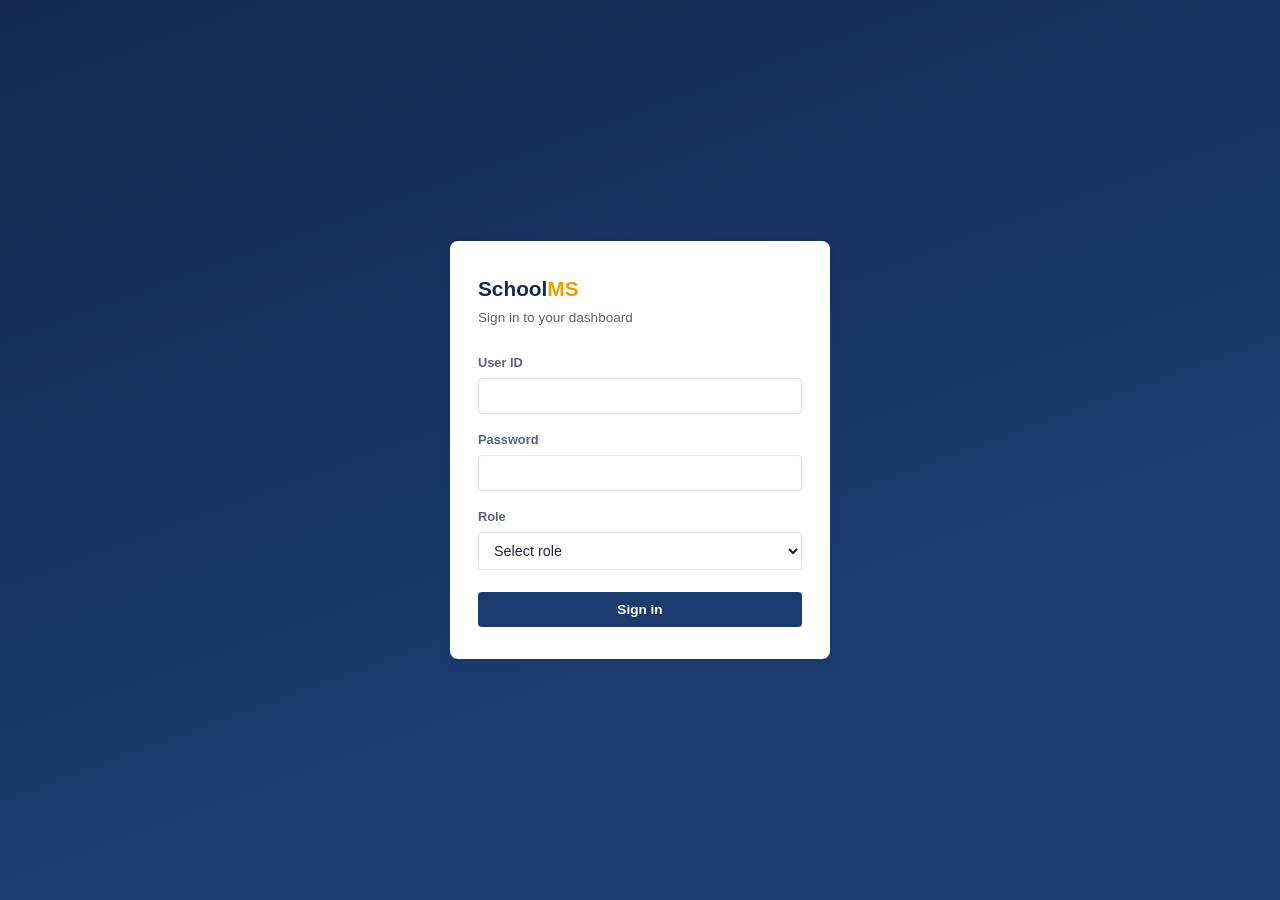
<file: index.html>
<!DOCTYPE html>
<html lang="en">

<head>
  <meta charset="UTF-8" />
  <meta http-equiv="refresh" content="0; url=login.html" />
  <title>School Management System</title>
</head>

<body>
  <p>Redirecting to <a href="login.html">login</a>…</p>
</body>

</html>
</file>
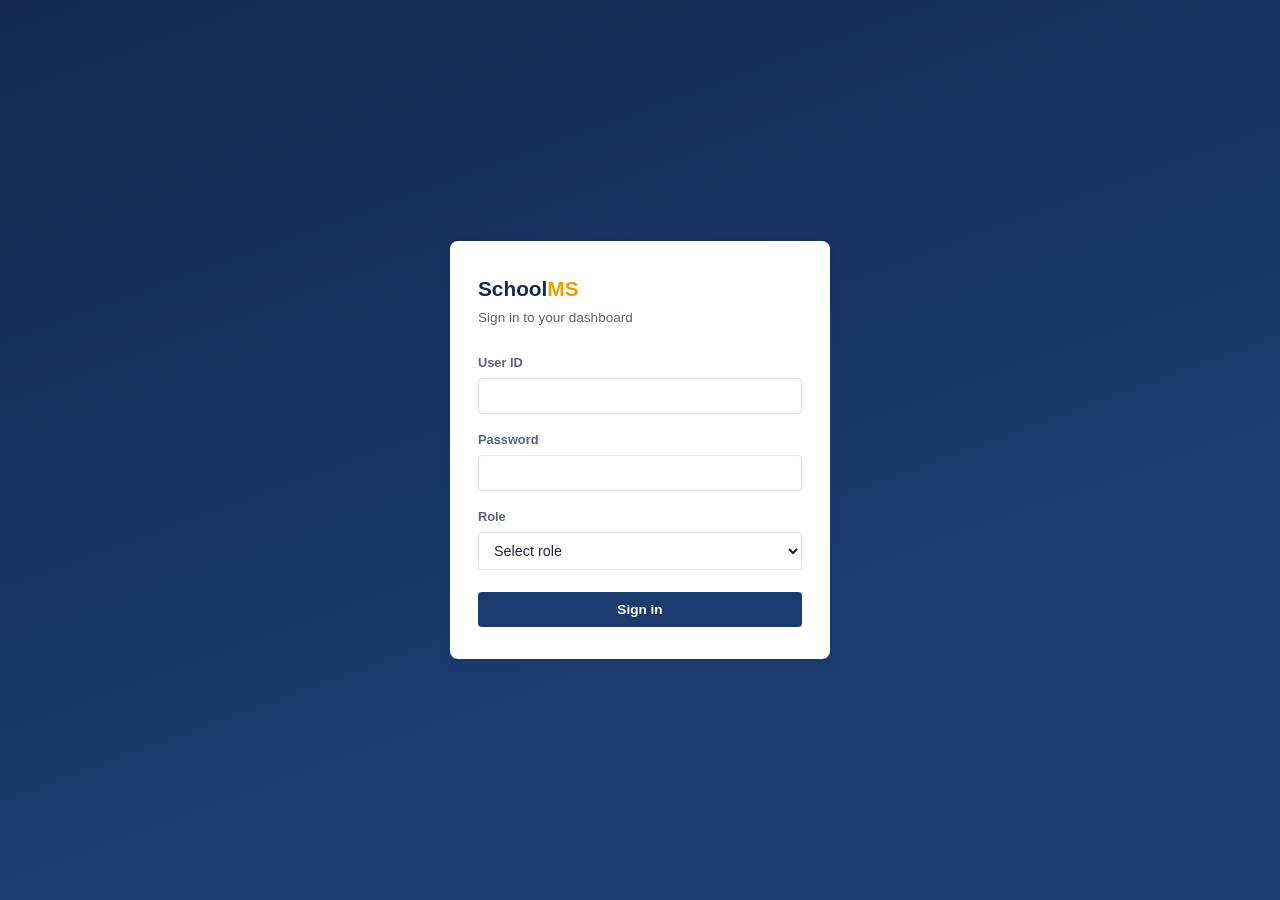
<file: login.html>
<!DOCTYPE html>
<html lang="en">

<head>
  <meta charset="UTF-8" />
  <meta name="viewport" content="width=device-width, initial-scale=1.0" />
  <title>Login — School Management System</title>
  <link rel="preconnect" href="https://fonts.googleapis.com">
  <!-- <link
    href="https://fonts.googleapis.com/css2?family=Space+Grotesk:wght@500;700&family=Inter:wght@400;500;600&family=IBM+Plex+Mono:wght@500&display=swap"
    rel="stylesheet"> -->
  <link rel="stylesheet" href="css/style.css" />
</head>

<body>

  <main class="login-screen">
    <div class="login-card">
      <div class="login-card__brand">School<span>MS</span></div>
      <p class="login-card__subtitle">Sign in to your dashboard</p>

      <div id="loginAlert"></div>

      <form id="loginForm">
        <div class="form-grid" style="grid-template-columns: 1fr;">
          <div class="field">
            <label for="user-id">User ID</label>
            <input type="text" id="user-id" name="user-id" required autocomplete="user-id" />
          </div>

          <div class="field">
            <label for="password">Password</label>
            <input type="password" id="password" name="password" required autocomplete="current-password" />
          </div>

          <div class="field">
            <label for="role">Role</label>
            <select id="role" name="role" required>
              <option value="" disabled selected>Select role</option>
              <option value="admin">Admin</option>
              <option value="teacher">Teacher</option>
              <option value="student">Student</option>
            </select>
          </div>
        </div>

        <div class="form-actions" style="margin-top:22px;">
          <button type="submit" class="btn btn-primary" style="width:100%; justify-content:center;">
            Sign in
          </button>
        </div>
      </form>
    </div>
  </main>
  <div class="modal-overlay is-hidden" id="welcomeModal">
    <div class="modal-box">
      <div class="modal-box__title" id="welcomeModalTitle">Welcome</div>
      <div class="modal-box__subtitle" id="welcomeModalSubtitle">Redirecting…</div>
    </div>
  </div>

  <script type="module" src="./js/database/db.js"></script>
  <script type="module" src="./js/services/auth.service.js"></script>
  <script type="module" src="./js/utils.js"></script>
  <script type="module" src="./js/auth.js"></script>
</body>

</html>
</file>
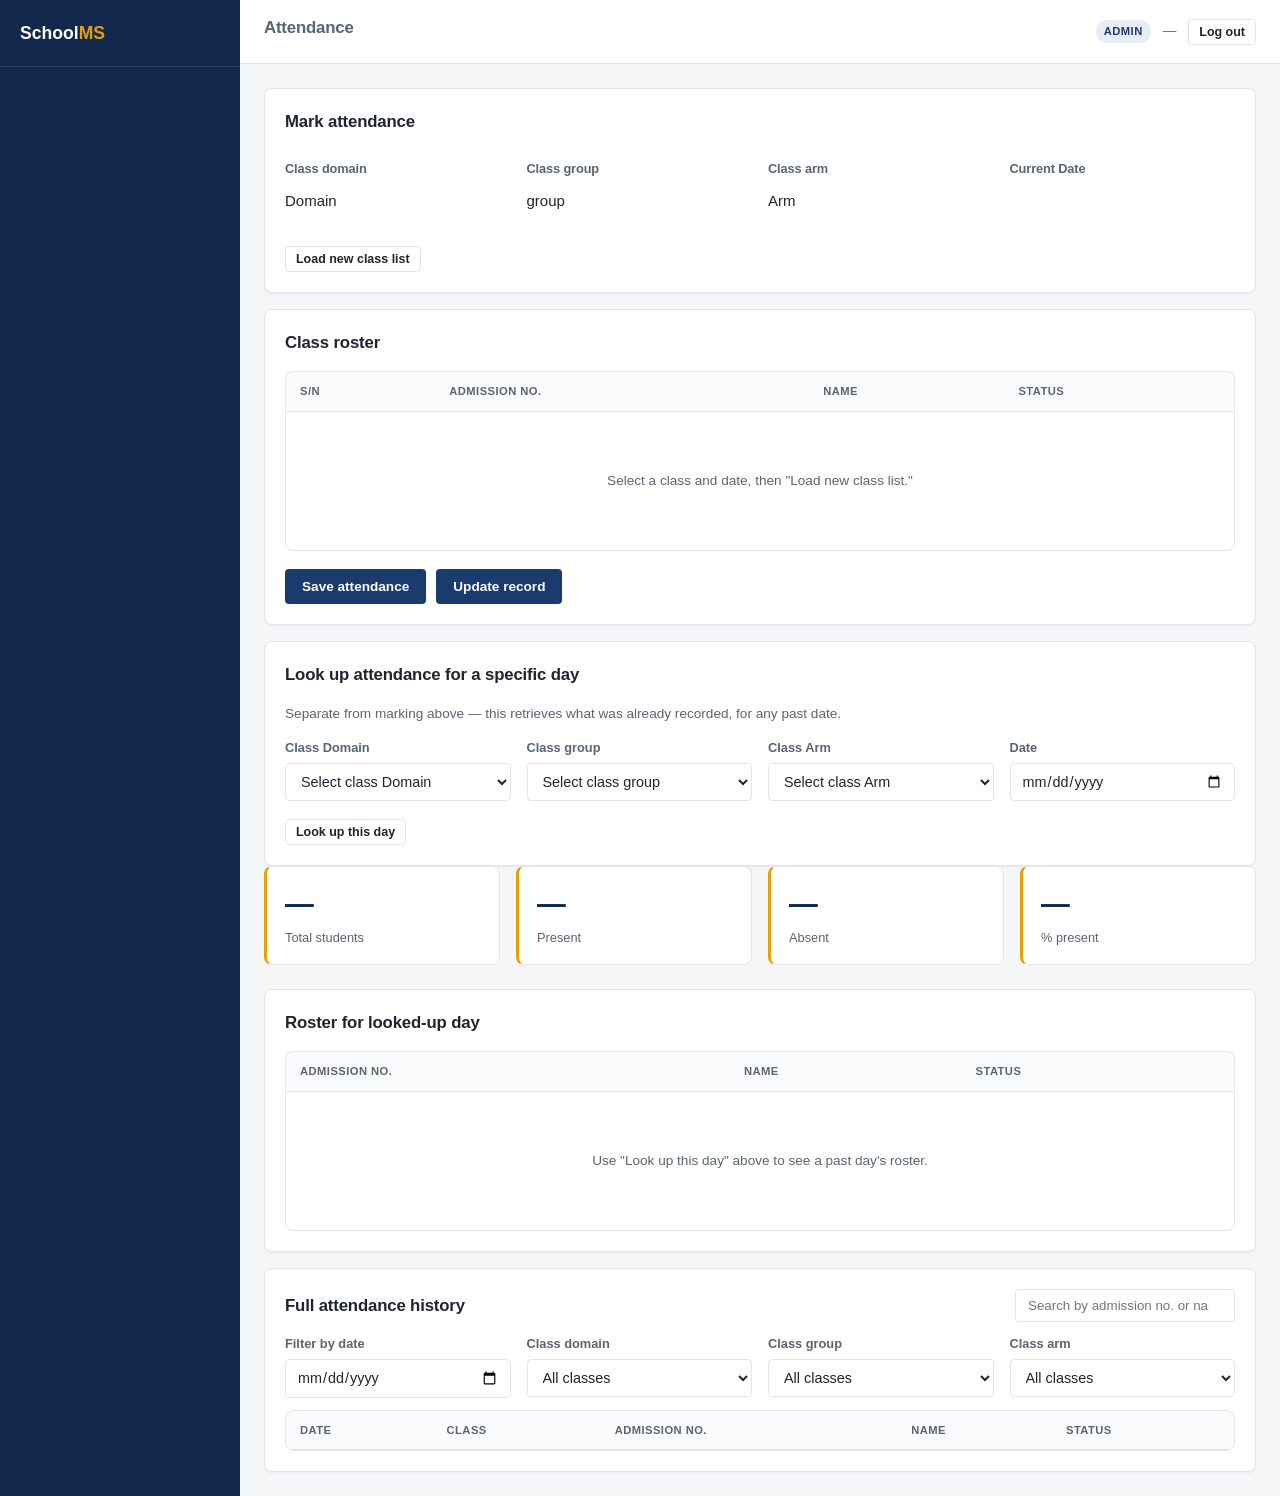
<file: pages/attendance.html>
<!DOCTYPE html>
<html lang="en">

<head>
  <meta charset="UTF-8" />
  <meta name="viewport" content="width=device-width, initial-scale=1.0" />
  <title>Attendance — School Management System</title>
  <link rel="preconnect" href="https://fonts.googleapis.com">
  <!-- <link
    href="https://fonts.googleapis.com/css2?family=Space+Grotesk:wght@500;700&family=Inter:wght@400;500;600&family=IBM+Plex+Mono:wght@500&display=swap"
    rel="stylesheet"> -->
  <link rel="stylesheet" href="../css/style.css" />
</head>

<body>

  <div class="app-shell">

    <aside class="sidebar">
      <div class="sidebar__brand">School<span>MS</span></div>

      <p class="sidebar__section-label">Overview</p>
      <ul class="sidebar__nav">
        <li><a href="./admin-pages/dashboard.html" class="sidebar__link">Dashboard</a></li>
      </ul>

      <p class="sidebar__section-label">Records</p>
      <ul class="sidebar__nav">
        <li><a href="../pages/admin-pages/students.html" class="sidebar__link">Students</a></li>
        <li><a href="../pages/admin-pages/teachers.html" class="sidebar__link">Teachers</a></li>
        <li><a href="../pages/admin-pages/classes.html" class="sidebar__link">Classes &amp; Subjects</a></li>
      </ul>

      <p class="sidebar__section-label">Academics</p>
      <ul class="sidebar__nav">
        <li><a href="./attendance.html" class="sidebar__link is-active">Attendance</a></li>
        <li><a href="./grades.html" class="sidebar__link">Grades</a></li>
        <li><a href="../pages/admin-pages/timetable.html" class="sidebar__link">Timetable</a></li>
      </ul>

      <p class="sidebar__section-label">Communication</p>
      <ul class="sidebar__nav">
        <li><a href="admin-pages/announcements.html" class="sidebar__link">Announcements</a></li>
      </ul>
    </aside>

    <header class="topbar">
      <h2 class="topbar__title">Attendance</h2>
      <div class="topbar__user">
        <span class="role-pill" id="userRole">Admin</span>
        <span id="userName">—</span>
        <button class="btn btn-secondary btn-sm" id="logoutBtn">Log out</button>
      </div>
    </header>

    <main class="main">

      <div id="attendanceAlert"></div>

      <!-- ============ 1. MARK ATTENDANCE (teacher; admin sees read-only) ============ -->
      <section class="card">
        <div class="card__header">
          <h3>Mark attendance</h3>
        </div>
        <div class="form-grid">
          <div class="field">
            <h2>Class domain</h2>
            <p id="domain">Domain</p>
          </div>
          <div class="field">
            <h2>Class group</h2>
            <p id="group">group</p>
          </div>
          <div class="field">
            <h2>Class arm</h2>
            <p id="arm">Arm</p>
          </div>
          <div class="field">
            <h2>Current Date</h2>
            <p id="date"></p>
          </div>
        </div>
        <div class="form-actions">
          <button type="button" class="btn btn-secondary btn-sm" id="loadClassListBtn">Load new class list</button>
        </div>
      </section>

      <section class="card">
        <div class="card__header">
          <h3 style="margin:0;">Class roster</h3>
        </div>
        <div class="table-wrap">
          <table class="data-table" id="attendanceRosterTable">
            <thead>
              <tr>
                <th>S/N</th>
                <th>Admission No.</th>
                <th>Name</th>
                <th>Status</th>
              </tr>
            </thead>
            <tbody id="attendanceRosterBody">
              <tr>
                <td colspan="4">
                  <div class="empty-state">Select a class and date, then "Load new class list."</div>
                </td>
              </tr>
            </tbody>
          </table>
        </div>
        <div class="form-actions">
          <!-- Hidden entirely for admin — view-only per the role model -->
          <button type="button" class="btn btn-primary" id="saveAttendanceBtn">Save attendance</button>
          <button type="button" class="btn btn-primary" id="updateCurrentAttendance">Update record</button>
        </div>
      </section>

      <!-- ============ 2. LOOK UP A PAST DAY ============ -->
      <section class="card">
        <div class="card__header">
          <h3>Look up attendance for a specific day</h3>
        </div>
        <p style="color: var(--color-text-muted); font-size: 0.85rem; margin-top: -8px;">
          Separate from marking above — this retrieves what was already recorded, for any past date.
        </p>
        <div class="form-grid">
          <div class="field">
            <label for="lookupClassDomain">Class Domain</label>
            <select id="lookupClassDomain" required>
              <option value="" disabled selected>Select class Domain</option>
            </select>
          </div>
          <div class="field">
            <label for="lookupClassGroup">Class group</label>
            <select id="lookupClassGroup" required>
              <option value="" disabled selected>Select class group</option>
            </select>
          </div>
          <div class="field">
            <label for="lookupClassArm">Class Arm</label>
            <select id="lookupClassArm" required>
              <option value="" disabled selected>Select class Arm</option>

            </select>
          </div>
          <div class="field">
            <label for="lookupDate">Date</label>
            <input type="date" id="lookupDate" required />
          </div>
        </div>
        <div class="form-actions">
          <button type="button" class="btn btn-secondary btn-sm" id="lookupDayBtn">Look up this day</button>
        </div>
      </section>

      <!-- ============ 3. DAILY SUMMARY (populated by the lookup above) ============ -->
      <section class="stat-grid" id="dailySummaryGrid">
        <div class="stat-card">
          <div class="stat-card__value" id="summaryTotal">—</div>
          <div class="stat-card__label">Total students</div>
        </div>
        <div class="stat-card">
          <div class="stat-card__value" id="summaryPresent">—</div>
          <div class="stat-card__label">Present</div>
        </div>
        <div class="stat-card">
          <div class="stat-card__value" id="summaryAbsent">—</div>
          <div class="stat-card__label">Absent</div>
        </div>
        <div class="stat-card">
          <div class="stat-card__value" id="summaryPercent">—</div>
          <div class="stat-card__label">% present</div>
        </div>
      </section>

      <section class="card">
        <div class="card__header">
          <h3 style="margin:0;">Roster for looked-up day</h3>
        </div>
        <div class="table-wrap">
          <table class="data-table">
            <thead>
              <tr>
                <th>Admission No.</th>
                <th>Name</th>
                <th>Status</th>
              </tr>
            </thead>
            <tbody id="dailyLookupBody">
              <tr>
                <td colspan="3">
                  <div class="empty-state">Use "Look up this day" above to see a past day's roster.</div>
                </td>
              </tr>
            </tbody>
          </table>
        </div>
      </section>

      <!-- ============ 4. FULL HISTORY (all dates, searchable) ============ -->
      <section class="card">
        <div class="table-toolbar">
          <h3 style="margin:0;">Full attendance history</h3>
          <input type="search" id="attendanceHistorySearch" placeholder="Search by admission no. or name" />
        </div>
        <div class="form-grid" style="margin-bottom: 12px;">
          <div class="field">
            <label for="historyDateFilter">Filter by date</label>
            <input type="date" id="historyDateFilter" />
          </div>
          <div class="field">
            <label for="historyClassFilterDomain">Class domain</label>
            <select id="historyClassFilterDomain">
              <option value="">All classes</option>
              <!-- populated from sms__classes at runtime -->
            </select>
          </div>
          <div class="field">
            <label for="historyClassFilterGroup">Class group</label>
            <select id="historyClassFilterGroup">
              <option value="">All classes</option>
              <!-- populated from sms__classes at runtime -->
            </select>
          </div>
          <div class="field">
            <label for="historyClassFilterArm">Class arm</label>
            <select id="historyClassFilterArm">
              <option value="">All classes</option>
              <!-- populated from sms__classes at runtime -->
            </select>
          </div>
        </div>
        <div class="table-wrap">
          <table class="data-table">
            <thead>
              <tr>
                <th>Date</th>
                <th>Class</th>
                <th>Admission No.</th>
                <th>Name</th>
                <th>Status</th>
              </tr>
            </thead>
            <tbody id="attendanceHistoryBody">
              <tr>
                <td colspan="5">
                  <div class="empty-state">No attendance recorded yet.</div>
                </td>
              </tr>
            </tbody>
          </table>
        </div>
      </section>

    </main>
  </div>

  <script type="module" src="../js/database/db.js"></script>
  <script type="module" src="../js/auth.js"></script>
  <script type="module" src="../js/utils.js"></script>
  <script type="module" src="../js/attendance.js"></script>
</body>

</html>
</file>
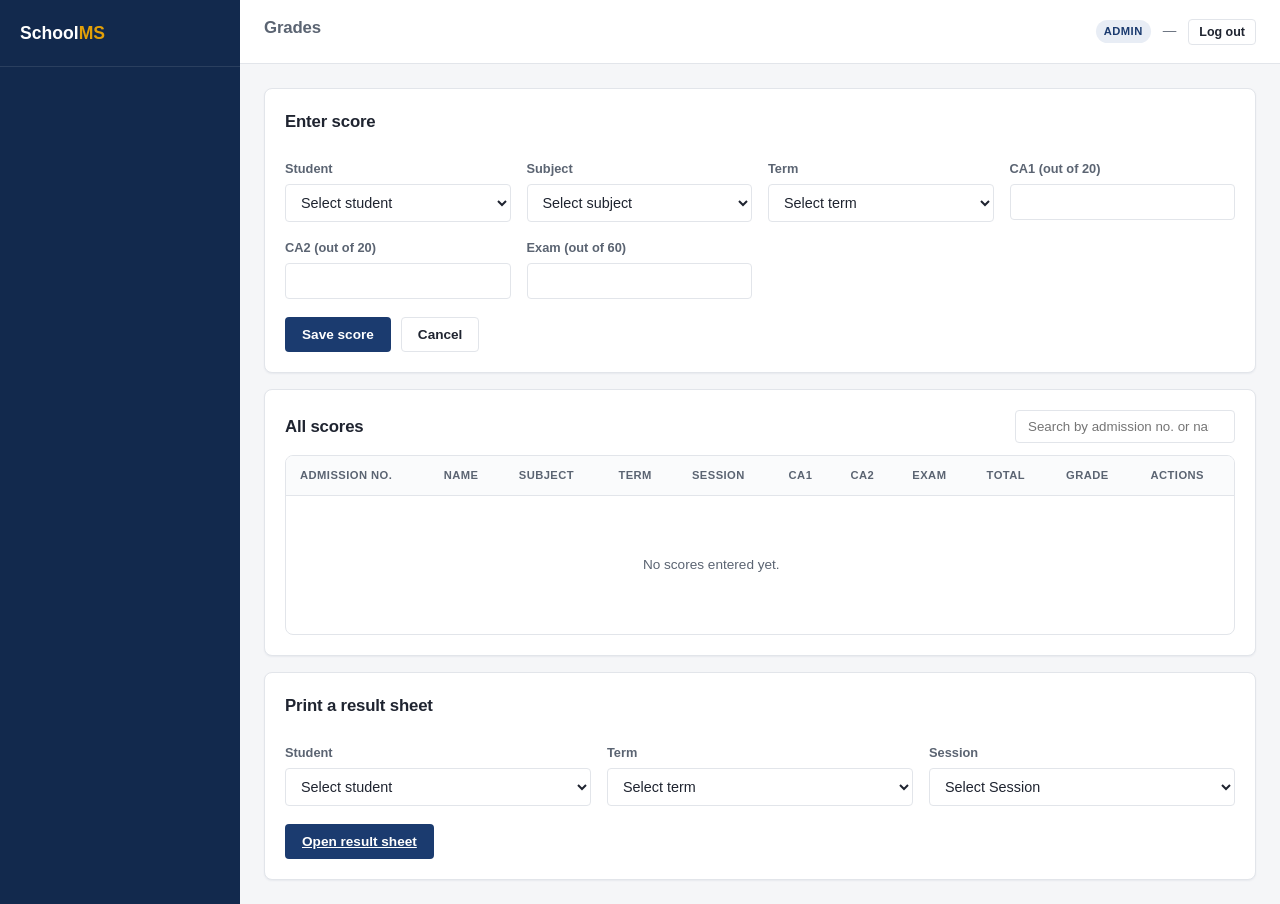
<file: pages/grades.html>
<!DOCTYPE html>
<html lang="en">

<head>
  <meta charset="UTF-8" />
  <meta name="viewport" content="width=device-width, initial-scale=1.0" />
  <title>Grades — School Management System</title>
  <!-- <link rel="preconnect" href="https://fonts.googleapis.com" />
  <link
    href="https://fonts.googleapis.com/css2?family=Space+Grotesk:wght@500;700&family=Inter:wght@400;500;600&family=IBM+Plex+Mono:wght@500&display=swap"
    rel="stylesheet" /> -->
  <link rel="stylesheet" href="../css/style.css" />
</head>

<body>
  <div class="app-shell">
    <aside class="sidebar">
      <div class="sidebar__brand">School<span>MS</span></div>

      <p class="sidebar__section-label">Overview</p>
      <ul class="sidebar__nav">
        <li>
          <a href="../pages/admin-pages/dashboard.html" class="sidebar__link">Dashboard</a>
        </li>
      </ul>

      <p class="sidebar__section-label">Records</p>
      <ul class="sidebar__nav">
        <li>
          <a href="../pages/admin-pages/students.html" class="sidebar__link">Students</a>
        </li>
        <li>
          <a href="../pages/admin-pages/teachers.html" class="sidebar__link">Teachers</a>
        </li>
        <li>
          <a href="../pages/admin-pages/classes.html" class="sidebar__link">Classes &amp; Subjects</a>
        </li>
      </ul>

      <p class="sidebar__section-label">Academics</p>
      <ul class="sidebar__nav">
        <li>
          <a href="./attendance.html" class="sidebar__link">Attendance</a>
        </li>
        <li>
          <a href="./grades.html" class="sidebar__link is-active">Grades</a>
        </li>
        <li>
          <a href="../pages/admin-pages/timetable.html" class="sidebar__link">Timetable</a>
        </li>
      </ul>

      <p class="sidebar__section-label">Communication</p>
      <ul class="sidebar__nav">
        <li>
          <a href="admin-pages/announcements.html" class="sidebar__link">Announcements</a>
        </li>
      </ul>
    </aside>

    <header class="topbar">
      <h2 class="topbar__title">Grades</h2>
      <div class="topbar__user">
        <span class="role-pill" id="userRole">Admin</span>
        <span id="userName">—</span>
        <button class="btn btn-secondary btn-sm" id="logoutBtn">
          Log out
        </button>
      </div>
    </header>

    <main class="main">
      <div id="gradesAlert"></div>

      <!-- Score entry form -->
      <section class="card">
        <div class="card__header">
          <h3 id="formTitle">Enter score</h3>
        </div>
        <form id="gradeForm">
          <input type="hidden" id="gradeId" />
          <div class="form-grid">
            <div class="field">
              <label for="gradeAdmissionNo">Student</label>
              <select id="gradeAdmissionNo" required>
                <option value="" disabled selected>Select student</option>
                <!-- populated from sms__students at runtime -->
              </select>
            </div>
            <div class="field">
              <label for="gradeSubject">Subject</label>
              <select id="gradeSubject" required>
                <option value="" disabled selected>Select subject</option>
                <!-- populated from sms__subjects at runtime -->
              </select>
            </div>
            <div class="field">
              <label for="gradeTerm">Term</label>
              <select id="gradeTerm" required>
                <option value="" disabled selected>Select term</option>
                <option value="first">First Term</option>
                <option value="second">Second Term</option>
                <option value="third">Third Term</option>
              </select>
            </div>
            <div class="field">
              <label for="gradeCA1">CA1 (out of 20)</label>
              <input type="number" id="gradeCA1" min="0" max="20" required />
            </div>
            <div class="field">
              <label for="gradeCA2">CA2 (out of 20)</label>
              <input type="number" id="gradeCA2" min="0" max="20" required />
            </div>
            <div class="field">
              <label for="gradeExam">Exam (out of 60)</label>
              <input type="number" id="gradeExam" min="0" max="60" required />
            </div>
          </div>

          <div class="form-actions">
            <button type="submit" class="btn btn-primary">Save score</button>
            <button type="button" class="btn btn-secondary" id="cancelEditBtn">
              Cancel
            </button>
          </div>
        </form>
      </section>

      <!-- Records table -->
      <section class="card">
        <div class="table-toolbar">
          <h3 style="margin: 0">All scores</h3>
          <input type="search" id="gradeSearch" placeholder="Search by admission no. or name" />
        </div>

        <div class="table-wrap">
          <table class="data-table">
            <thead>
              <tr>
                <th>Admission No.</th>
                <th>Name</th>
                <th>Subject</th>
                <th>Term</th>
                <th>Session</th>
                <th>CA1</th>
                <th>CA2</th>
                <th>Exam</th>
                <th>Total</th>
                <th>Grade</th>
                <th>Actions</th>
              </tr>
            </thead>
            <tbody id="gradesTableBody">
              <tr>
                <td colspan="10">
                  <div class="empty-state">No scores entered yet.</div>
                </td>
              </tr>
            </tbody>
          </table>
        </div>
      </section>

      <!-- Result sheet link -->
      <section class="card">
        <div class="card__header">
          <h3>Print a result sheet</h3>
        </div>
        <form id="openStudentResult">
          <div class="form-grid">
            <div class="field">
              <label for="resultAdmissionNo">Student</label>
              <select id="resultAdmissionNo" required>
                <option value="" disabled selected>Select student</option>
                <!-- populated from sms__students at runtime -->
              </select>
            </div>
            <div class="field">
              <label for="resultTerm">Term</label>
              <select id="resultTerm" required>
                <option value="" disabled selected>Select term</option>
                <option value="first">First Term</option>
                <option value="second">Second Term</option>
                <option value="third">Third Term</option>
              </select>
            </div>
            <div class="field">
              <label for="resultSession">Session</label>
              <select id="resultSession" required>
                <option value="" disabled selected>Select Session</option>
                <!-- Populated from grades.js -->
              </select>
            </div>
          </div>
          <div class="form-actions">
            <input type="submit" class="btn btn-primary" id="openResultBtn" value="Open result sheet" />
          </div>
        </form>
      </section>
    </main>
  </div>

  <script type="module" src="../js/database/db.js"></script>
  <script type="module" src="../js/auth.js"></script>
  <script type="module" src="../js/utils.js"></script>
  <script type="module" src="../js/grades.js"></script>
</body>

</html>
</file>
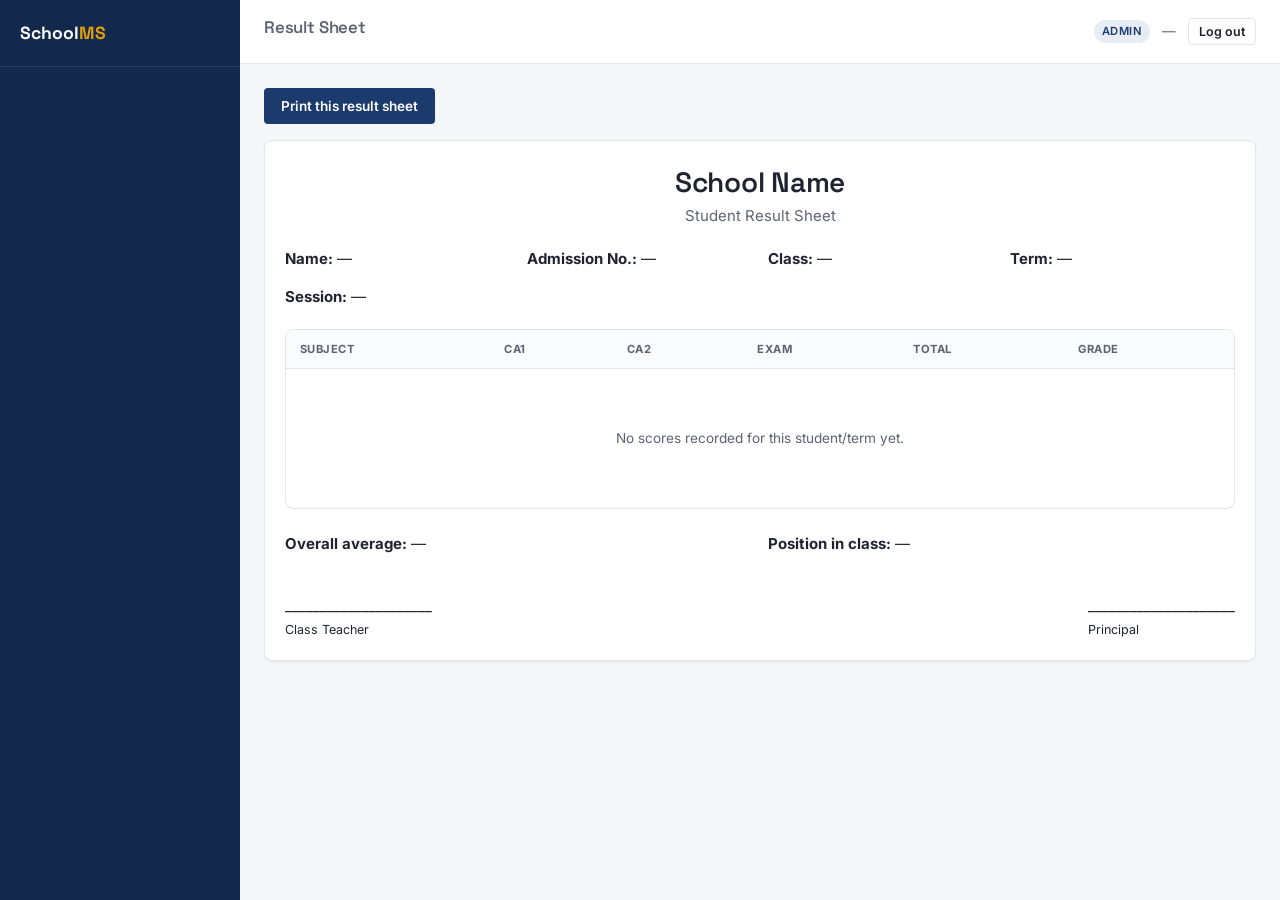
<file: pages/result.html>
<!DOCTYPE html>
<html lang="en">

<head>
  <meta charset="UTF-8" />
  <meta name="viewport" content="width=device-width, initial-scale=1.0" />
  <title>Result Sheet — School Management System</title>
  <link rel="preconnect" href="https://fonts.googleapis.com" />
  <link
    href="https://fonts.googleapis.com/css2?family=Space+Grotesk:wght@500;700&family=Inter:wght@400;500;600&family=IBM+Plex+Mono:wght@500&display=swap"
    rel="stylesheet" />
  <link rel="stylesheet" href="../css/style.css" />
  <link rel="stylesheet" href="../css/print.css" media="print" />
</head>

<body>
  <div class="app-shell">
    <aside class="sidebar">
      <div class="sidebar__brand">School<span>MS</span></div>

      <p class="sidebar__section-label">Overview</p>
      <ul class="sidebar__nav">
        <li>
          <a href="../pages/admin-pages/dashboard.html" class="sidebar__link">Dashboard</a>
        </li>
      </ul>

      <p class="sidebar__section-label">Records</p>
      <ul class="sidebar__nav">
        <li>
          <a href="../pages/admin-pages/students.html" class="sidebar__link">Students</a>
        </li>
        <li>
          <a href="../pages/admin-pages/teachers.html" class="sidebar__link">Teachers</a>
        </li>
        <li>
          <a href="../pages/admin-pages/classes.html" class="sidebar__link">Classes &amp; Subjects</a>
        </li>
      </ul>

      <p class="sidebar__section-label">Academics</p>
      <ul class="sidebar__nav">
        <li>
          <a href="./attendance.html" class="sidebar__link">Attendance</a>
        </li>
        <li><a href="./grades.html" class="sidebar__link">Grades</a></li>
        <li>
          <a href="../pages/admin-pages/timetable.html" class="sidebar__link">Timetable</a>
        </li>
      </ul>

      <p class="sidebar__section-label">Communication</p>
      <ul class="sidebar__nav">
        <li>
          <a href="admin-pages/announcements.html" class="sidebar__link">Announcements</a>
        </li>
      </ul>
    </aside>

    <header class="topbar">
      <h2 class="topbar__title">Result Sheet</h2>
      <div class="topbar__user">
        <span class="role-pill" id="userRole">Admin</span>
        <span id="userName">—</span>
        <button class="btn btn-secondary btn-sm" id="logoutBtn">
          Log out
        </button>
      </div>
    </header>

    <main class="main">
      <div class="no-print" style="margin-bottom: 16px">
        <button type="button" class="btn btn-primary" id="printResultBtn">
          Print this result sheet
        </button>
      </div>

      <!-- Everything inside .printable is what print.css keeps visible
           when "Print this result sheet" is used — see css/print.css -->
      <section class="card printable" id="resultSheet">
        <div style="text-align: center; margin-bottom: 20px">
          <h1 style="margin-bottom: 2px">School Name</h1>
          <p style="color: var(--color-text-muted); margin: 0">
            Student Result Sheet
          </p>
        </div>

        <div class="form-grid" style="margin-bottom: 20px">
          <div>
            <strong>Name:</strong> <span id="resultStudentName">—</span>
          </div>
          <div>
            <strong>Admission No.:</strong>
            <span id="resultAdmissionNo">—</span>
          </div>
          <div><strong>Class:</strong> <span id="resultClass">—</span></div>
          <div>
            <strong>Term:</strong> <span id="resultTermLabel">—</span>
          </div>
          <div>
            <strong>Session:</strong> <span id="resultSessionLabel">—</span>
          </div>
        </div>

        <div class="table-wrap">
          <table class="data-table">
            <thead>
              <tr>
                <th>Subject</th>
                <th>CA1</th>
                <th>CA2</th>
                <th>Exam</th>
                <th>Total</th>
                <th>Grade</th>
              </tr>
            </thead>
            <tbody id="resultRowsBody">
              <tr>
                <td colspan="6">
                  <div class="empty-state">
                    No scores recorded for this student/term yet.
                  </div>
                </td>
              </tr>
            </tbody>
          </table>
        </div>

        <div class="form-grid" style="margin-top: 24px">
          <div>
            <strong>Overall average:</strong>
            <span id="resultAverage">—</span>
          </div>
          <div>
            <strong>Position in class:</strong>
            <span id="resultPosition">—</span>
          </div>
        </div>

        <div style="
              margin-top: 40px;
              display: flex;
              justify-content: space-between;
            ">
          <div>_____________________<br /><small>Class Teacher</small></div>
          <div>_____________________<br /><small>Principal</small></div>
        </div>
      </section>
    </main>
  </div>

  <script type="module" src="../js/database/db.js"></script>
  <script type="module" src="../js/auth.js"></script>
  <script type="module" src="../js/utils.js"></script>
  <script type="module" src="../js/result.js"></script>
</body>

</html>
</file>
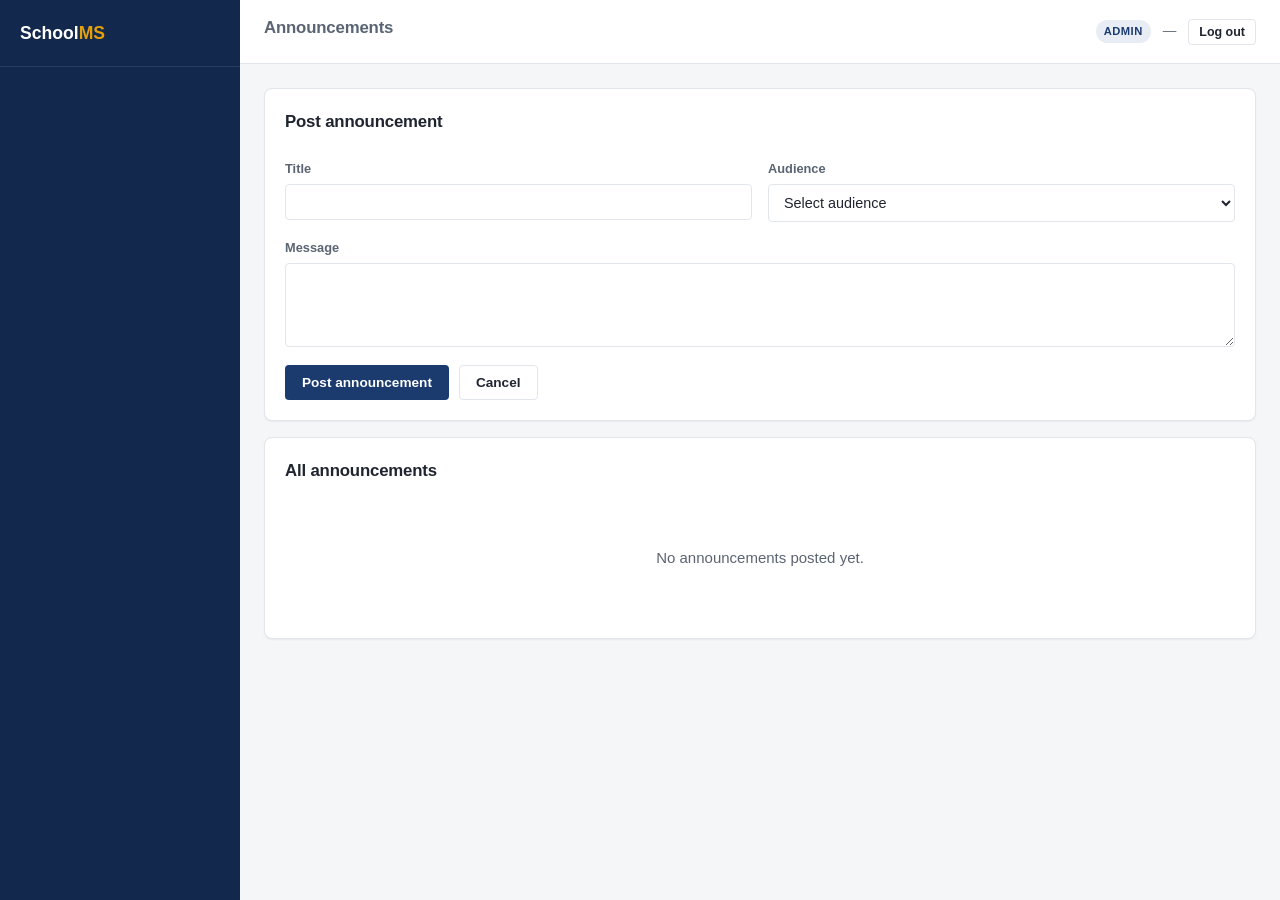
<file: pages/admin-pages/announcements.html>
<!DOCTYPE html>
<html lang="en">

<head>
  <meta charset="UTF-8" />
  <meta name="viewport" content="width=device-width, initial-scale=1.0" />
  <title>Announcements — School Management System</title>
  <link rel="preconnect" href="https://fonts.googleapis.com" />
  <!-- <link
    href="https://fonts.googleapis.com/css2?family=Space+Grotesk:wght@500;700&family=Inter:wght@400;500;600&family=IBM+Plex+Mono:wght@500&display=swap"
    rel="stylesheet" /> -->
  <link rel="stylesheet" href="../../css/style.css" />
</head>

<body>

  <div class="app-shell">
    <aside class="sidebar">
      <div class="sidebar__brand">School<span>MS</span></div>

      <p class="sidebar__section-label">Overview</p>
      <ul class="sidebar__nav">
        <li><a href="dashboard.html" class="sidebar__link">Dashboard</a></li>
      </ul>

      <p class="sidebar__section-label">Records</p>
      <ul class="sidebar__nav">
        <li><a href="students.html" class="sidebar__link">Students</a></li>
        <li><a href="teachers.html" class="sidebar__link">Teachers</a></li>
        <li>
          <a href="classes.html" class="sidebar__link">Classes &amp; Subjects</a>
        </li>
      </ul>

      <p class="sidebar__section-label">Academics</p>
      <ul class="sidebar__nav">
        <li>
          <a href="../attendance.html" class="sidebar__link">Attendance</a>
        </li>
        <li><a href="../grades.html" class="sidebar__link">Grades</a></li>
        <li><a href="timetable.html" class="sidebar__link">Timetable</a></li>
      </ul>

      <p class="sidebar__section-label">Communication</p>
      <ul class="sidebar__nav">
        <li>
          <a href="announcements.html" class="sidebar__link is-active">Announcements</a>
        </li>
      </ul>
    </aside>

    <header class="topbar">
      <h2 class="topbar__title">Announcements</h2>
      <div class="topbar__user">
        <span class="role-pill" id="userRole">Admin</span>
        <span id="userName">—</span>
        <button class="btn btn-secondary btn-sm" id="logoutBtn">
          Log out
        </button>
      </div>
    </header>

    <main class="main">
      <div id="announcementsAlert"></div>

      <!-- Post form -->
      <section class="card">
        <div class="card__header">
          <h3 id="formTitle">Post announcement</h3>
        </div>
        <form id="announcementForm">
          <input type="hidden" id="announcementId" />
          <div class="form-grid">
            <div class="field">
              <label for="announcementTitle">Title</label>
              <input type="text" id="announcementTitle" required />
            </div>
            <div class="field">
              <label for="announcementAudience">Audience</label>
              <select id="announcementAudience" required>
                <option value="" disabled selected>Select audience</option>
                <option value="all">Everyone</option>
                <option value="students">Students only</option>
                <option value="teachers">Teachers only</option>
              </select>
            </div>
          </div>
          <div class="field" style="margin-top: 16px">
            <label for="announcementBody">Message</label>
            <textarea id="announcementBody" rows="4" required></textarea>
          </div>

          <div class="form-actions">
            <button type="submit" class="btn btn-primary">
              Post announcement
            </button>
            <button type="button" class="btn btn-secondary" id="cancelEditBtn">
              Cancel
            </button>
          </div>
        </form>
      </section>

      <!-- List -->
      <section class="card">
        <div class="card__header">
          <h3 style="margin: 0">All announcements</h3>
        </div>
        <div id="announcementsList">
          <div class="empty-state">No announcements posted yet.</div>
        </div>
      </section>
    </main>
  </div>

  <script type="module" src="../../js/database/db.js"></script>
  <script type="module" src="../../js/auth.js"></script>
  <script type="module" src="../../js/utils.js"></script>
  <script type="module" src="../../js/announcements.js"></script>
</body>

</html>
</file>
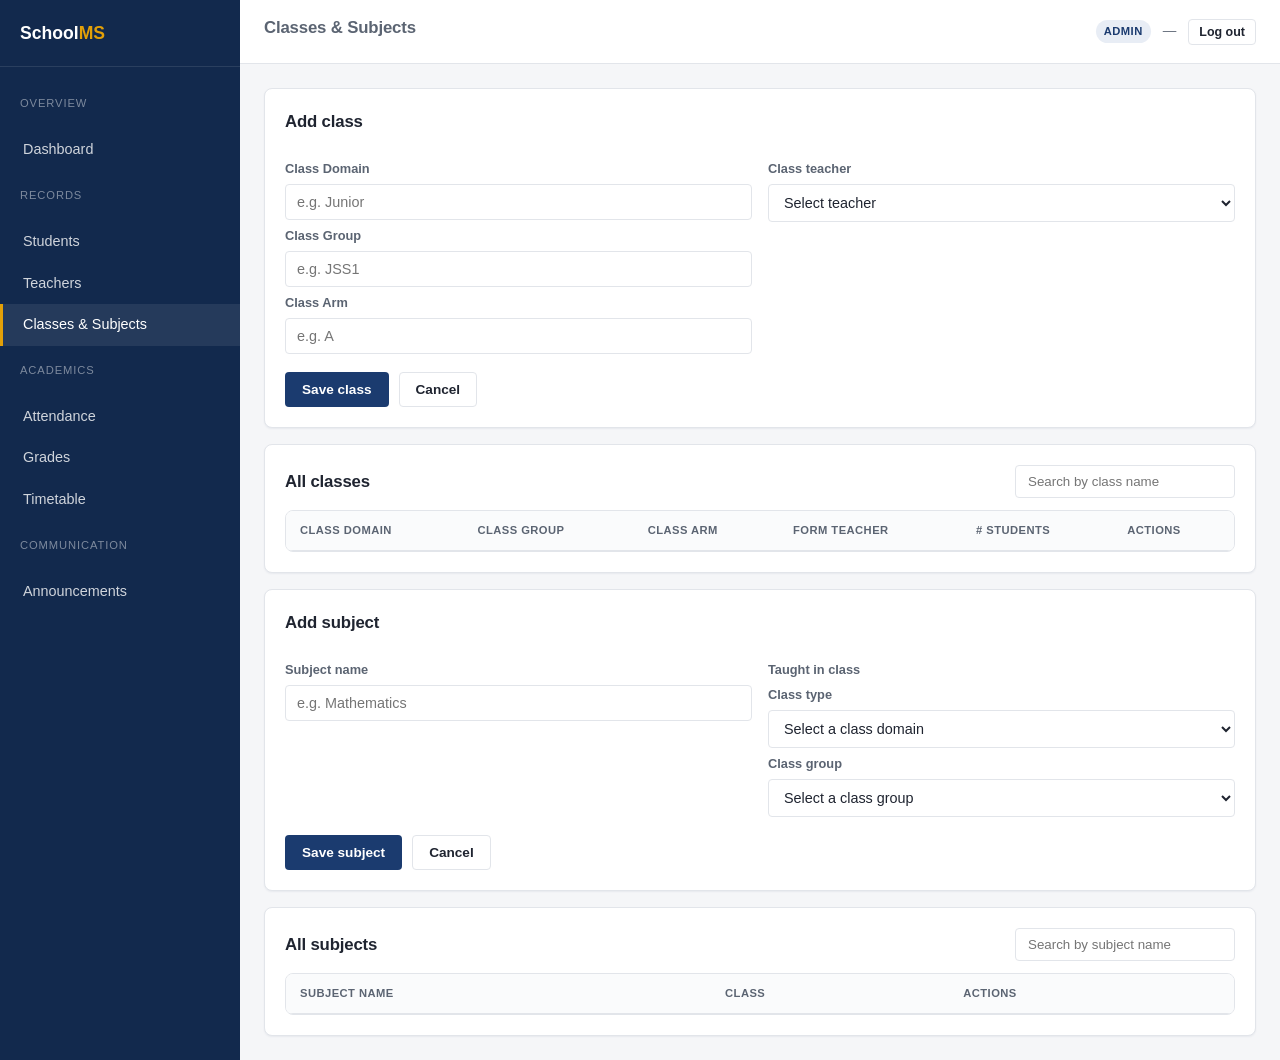
<file: pages/admin-pages/classes.html>
<!DOCTYPE html>
<html lang="en">

<head>
  <meta charset="UTF-8" />
  <meta name="viewport" content="width=device-width, initial-scale=1.0" />
  <title>Classes &amp; Subjects — School Management System</title>
  <link rel="preconnect" href="https://fonts.googleapis.com">
  <!-- <link
    href="https://fonts.googleapis.com/css2?family=Space+Grotesk:wght@500;700&family=Inter:wght@400;500;600&family=IBM+Plex+Mono:wght@500&display=swap"
    rel="stylesheet"> -->
  <link rel="stylesheet" href="../../css/style.css" />
</head>

<body>

  <div class="app-shell">

    <!-- SIDEBAR — identical markup to dashboard.html / students.html / teachers.html -->
    <aside class="sidebar">
      <div class="sidebar__brand">School<span>MS</span></div>

      <p class="sidebar__section-label">Overview</p>
      <ul class="sidebar__nav">
        <li><a href="dashboard.html" class="sidebar__link">Dashboard</a></li>
      </ul>

      <p class="sidebar__section-label">Records</p>
      <ul class="sidebar__nav">
        <li><a href="students.html" class="sidebar__link">Students</a></li>
        <li><a href="teachers.html" class="sidebar__link">Teachers</a></li>
        <li><a href="classes.html" class="sidebar__link is-active">Classes &amp; Subjects</a></li>
      </ul>

      <p class="sidebar__section-label">Academics</p>
      <ul class="sidebar__nav">
        <li><a href="../attendance.html" class="sidebar__link">Attendance</a></li>
        <li><a href="../grades.html" class="sidebar__link">Grades</a></li>
        <li><a href="timetable.html" class="sidebar__link">Timetable</a></li>
      </ul>

      <p class="sidebar__section-label">Communication</p>
      <ul class="sidebar__nav">
        <li><a href="announcements.html" class="sidebar__link">Announcements</a></li>
      </ul>
    </aside>

    <header class="topbar">
      <h2 class="topbar__title">Classes &amp; Subjects</h2>
      <div class="topbar__user">
        <span class="role-pill" id="userRole">Admin</span>
        <span id="userName">—</span>
        <button class="btn btn-secondary btn-sm" id="logoutBtn">Log out</button>
      </div>
    </header>

    <main class="main">

      <div id="classesAlert"></div>

      <!-- ================= CLASSES ================= -->
      <section class="card">
        <div class="card__header">
          <h3 id="classFormTitle">Add class</h3>
        </div>
        <form id="classForm">
          <input type="hidden" id="classId" />
          <div class="form-grid">
            <div class="field">
              <label for="classDomain">Class Domain</label>
              <input type="text" name="classDomain" id="classDomain" placeholder="e.g. Junior">
              <label for="classGroup">Class Group</label>
              <input type="text" name="classGroup" id="classGroup" placeholder="e.g. JSS1">
              <label for="classArm">Class Arm</label>
              <input type="text" name="classArm" id="classArm" placeholder="e.g. A">
            </div>
            <div class="field">
              <label for="formTeacher">Class teacher</label>
              <select id="formTeacher">
                <option value="" disabled selected>Select teacher</option>
                <!-- populated from sms_teachers at runtime -->
              </select>
            </div>
          </div>

          <div class="form-actions">
            <button type="submit" class="btn btn-primary">Save class</button>
            <button type="button" class="btn btn-secondary" id="cancelClassEditBtn">Cancel</button>
          </div>
        </form>
      </section>

      <section class="card">
        <div class="table-toolbar">
          <h3 style="margin:0;">All classes</h3>
          <input type="search" id="classSearch" placeholder="Search by class name" />
        </div>

        <div class="table-wrap">
          <table class="data-table" id="classesTable">
            <thead>
              <tr>
                <th>Class Domain</th>
                <th>Class Group</th>
                <th>Class Arm</th>
                <th>Form Teacher</th>
                <th># Students</th>
                <th>Actions</th>
              </tr>
            </thead>
            <tbody id="classesTableBody">
              <!-- rows rendered by js/classes.js -->
            </tbody>
          </table>
        </div>
      </section>

      <!-- ================= SUBJECTS ================= -->
      <section class="card">
        <div class="card__header">
          <h3 id="subjectFormTitle">Add subject</h3>
        </div>
        <form id="subjectForm">
          <input type="hidden" id="subjectId" />
          <div class="form-grid">
            <div class="field">
              <label for="subjectName">Subject name</label>
              <input type="text" id="subjectName" placeholder="e.g. Mathematics" required />
            </div>
            <div class="field">
              <label>Taught in class</label>
              <label for="subject_classDomain">Class type</label>
              <select name="subject_classDomain" id="subject_classDomain" required>
                <option value="" selected disabled>Select a class domain</option>
                <!-- Populated from subject.js -->
              </select>
              <label for="subject_classGroup">Class group</label>
              <select name="subject_classGroup" id="subject_classGroup">
                <option value="" selected disabled>Select a class group</option>
                <!-- Populated from subject.js -->
              </select>
            </div>
          </div>

          <div class="form-actions">
            <button type="submit" class="btn btn-primary">Save subject</button>
            <button type="button" class="btn btn-secondary" id="cancelSubjectEditBtn">Cancel</button>
          </div>
        </form>
      </section>

      <section class="card">
        <div class="table-toolbar">
          <h3 style="margin:0;">All subjects</h3>
          <input type="search" id="subjectSearch" placeholder="Search by subject name" />
        </div>

        <div class="table-wrap">
          <table class="data-table" id="subjectsTable">
            <thead>
              <tr>
                <th>Subject name</th>
                <th>Class</th>
                <th>Actions</th>
              </tr>
            </thead>
            <tbody id="subjectsTableBody">
              <!-- rows rendered by js/classes.js -->
            </tbody>
          </table>
        </div>
      </section>
    </main>
  </div>

  <script type="module" src="../../js/database/db.js"></script>
  <script type="module" src="../../js/auth.js"></script>
  <script type="module" src="../../js/utils.js"></script>
  <script type="module" src="../../js/class.js"></script>
  <script type="module" src="../../js/subject.js"></script>
</body>

</html>
</file>
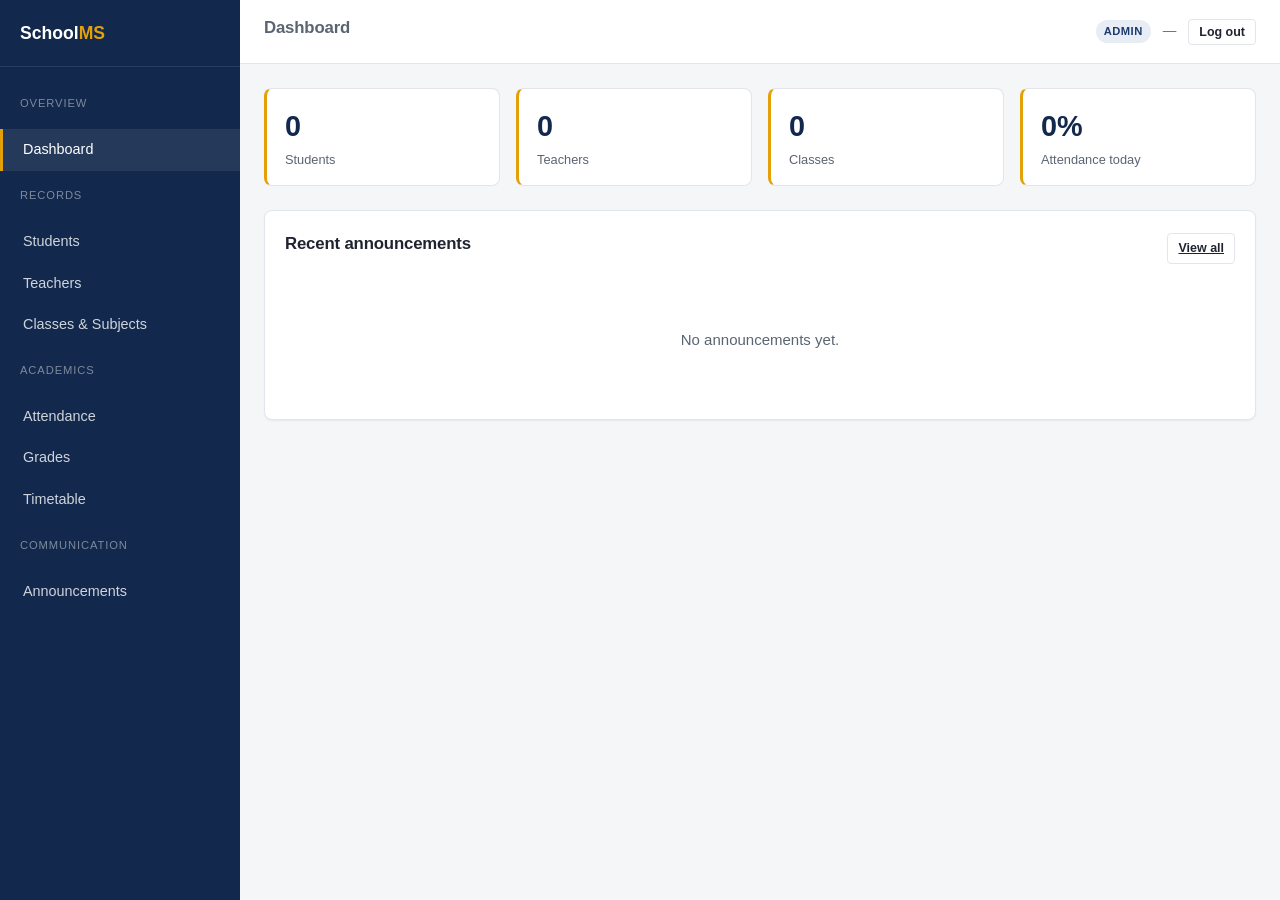
<file: pages/admin-pages/dashboard.html>
<!DOCTYPE html>
<html lang="en">

<head>
  <meta charset="UTF-8" />
  <meta name="viewport" content="width=device-width, initial-scale=1.0" />
  <title>Dashboard — School Management System</title>
  <!-- <link rel="preconnect" href="https://fonts.googleapis.com">
  <link
    href="https://fonts.googleapis.com/css2?family=Space+Grotesk:wght@500;700&family=Inter:wght@400;500;600&family=IBM+Plex+Mono:wght@500&display=swap"
    rel="stylesheet"> -->
  <link rel="stylesheet" href="../../css/style.css" />
</head>

<body>
  <div class="app-shell">
    <!-- SIDEBAR -->
    <aside class="sidebar">
      <div class="sidebar__brand">School<span>MS</span></div>

      <p class="sidebar__section-label">Overview</p>
      <ul class="sidebar__nav">
        <li>
          <a href="dashboard.html" class="sidebar__link is-active">Dashboard</a>
        </li>
      </ul>

      <p class="sidebar__section-label">Records</p>
      <ul class="sidebar__nav">
        <li><a href="students.html" class="sidebar__link">Students</a></li>
        <li><a href="teachers.html" class="sidebar__link">Teachers</a></li>
        <li>
          <a href="classes.html" class="sidebar__link">Classes &amp; Subjects</a>
        </li>
      </ul>

      <p class="sidebar__section-label">Academics</p>
      <ul class="sidebar__nav">
        <li>
          <a href="../attendance.html" class="sidebar__link">Attendance</a>
        </li>
        <li><a href="../grades.html" class="sidebar__link">Grades</a></li>
        <li><a href="timetable.html" class="sidebar__link">Timetable</a></li>
      </ul>

      <p class="sidebar__section-label">Communication</p>
      <ul class="sidebar__nav">
        <li>
          <a href="announcements.html" class="sidebar__link">Announcements</a>
        </li>
      </ul>
    </aside>

    <!-- TOPBAR -->
    <header class="topbar">
      <h2 class="topbar__title">Dashboard</h2>
      <div class="topbar__user">
        <span class="role-pill" id="userRole">Admin</span>
        <span id="userName">—</span>
        <button class="btn btn-secondary btn-sm" id="logoutBtn">
          Log out
        </button>
      </div>
    </header>

    <!-- MAIN -->
    <main class="main">
      <div id="dashboardAlert"></div>

      <!-- Stat cards -->
      <section class="stat-grid" id="statGrid">
        <div class="stat-card">
          <div class="stat-card__value" id="statStudents">0</div>
          <div class="stat-card__label">Students</div>
        </div>
        <div class="stat-card">
          <div class="stat-card__value" id="statTeachers">0</div>
          <div class="stat-card__label">Teachers</div>
        </div>
        <div class="stat-card">
          <div class="stat-card__value" id="statClasses">0</div>
          <div class="stat-card__label">Classes</div>
        </div>
        <div class="stat-card">
          <div class="stat-card__value" id="statAttendanceToday">0%</div>
          <div class="stat-card__label">Attendance today</div>
        </div>
      </section>

      <!-- Recent announcements -->
      <section class="card">
        <div class="card__header">
          <h3>Recent announcements</h3>
          <a href="announcements.html" class="btn btn-secondary btn-sm">View all</a>
        </div>
        <div id="announcementsList">
          <div class="empty-state">No announcements yet.</div>
        </div>
      </section>
    </main>
  </div>

  <script type="module" src="../../js/database/db.js"></script>
  <script type="module" src="../../js/auth.js"></script>
  <script type="module" src="../../js/utils.js"></script>
  <script type="module" src="../../js/dashboard.js"></script>
</body>

</html>
</file>
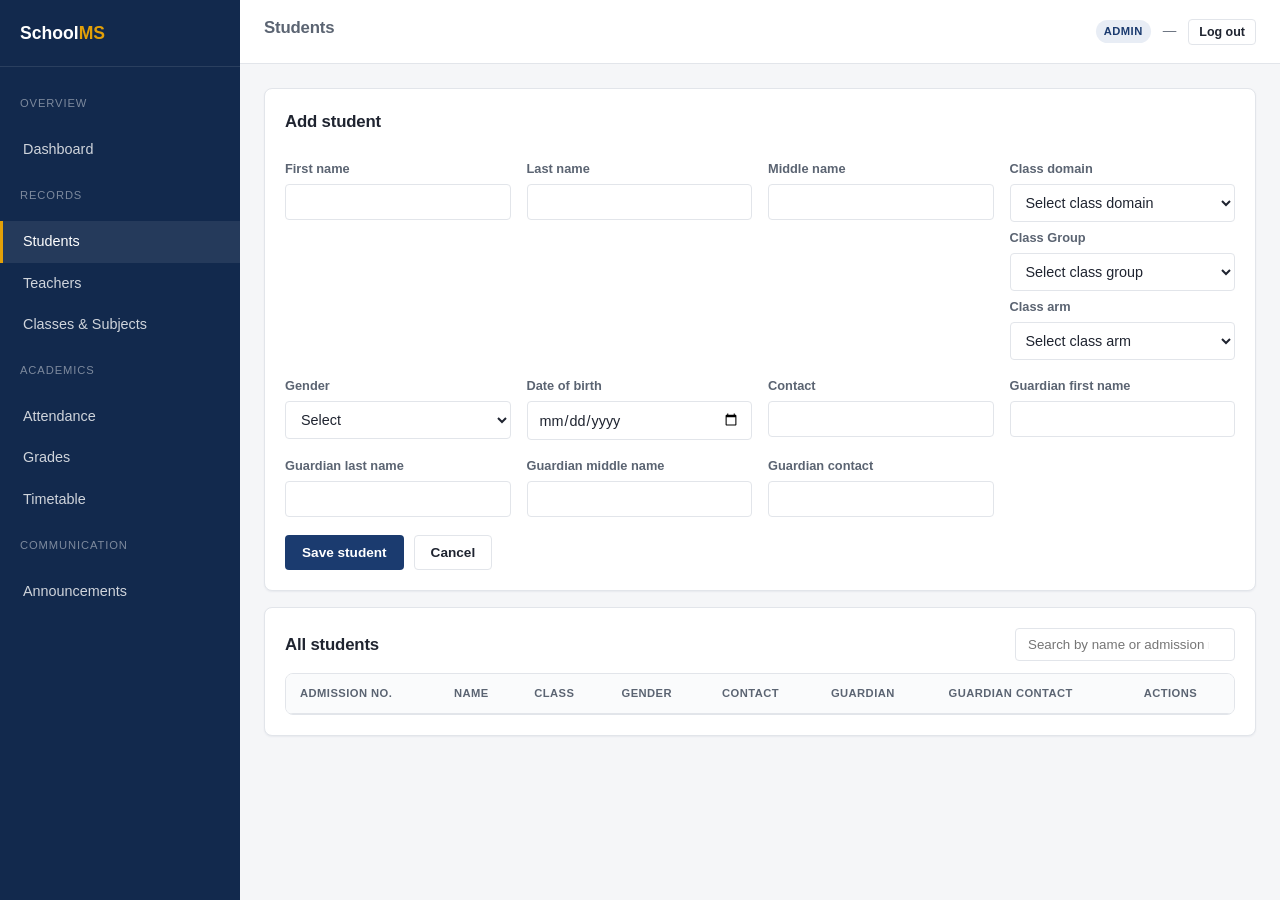
<file: pages/admin-pages/students.html>
<!DOCTYPE html>
<html lang="en">

<head>
  <meta charset="UTF-8" />
  <meta name="viewport" content="width=device-width, initial-scale=1.0" />
  <title>Students — School Management System</title>
  <link rel="preconnect" href="https://fonts.googleapis.com" />
  <!-- <link
    href="https://fonts.googleapis.com/css2?family=Space+Grotesk:wght@500;700&family=Inter:wght@400;500;600&family=IBM+Plex+Mono:wght@500&display=swap"
    rel="stylesheet" /> -->
  <link rel="stylesheet" href="../../css/style.css" />
</head>

<body>
  <div class="app-shell">
    <!-- SIDEBAR (identical across pages — same markup as dashboard.html) -->
    <aside class="sidebar">
      <div class="sidebar__brand">School<span>MS</span></div>

      <p class="sidebar__section-label">Overview</p>
      <ul class="sidebar__nav">
        <li><a href="dashboard.html" class="sidebar__link">Dashboard</a></li>
      </ul>

      <p class="sidebar__section-label">Records</p>
      <ul class="sidebar__nav">
        <li>
          <a href="students.html" class="sidebar__link is-active">Students</a>
        </li>
        <li><a href="teachers.html" class="sidebar__link">Teachers</a></li>
        <li>
          <a href="classes.html" class="sidebar__link">Classes &amp; Subjects</a>
        </li>
      </ul>

      <p class="sidebar__section-label">Academics</p>
      <ul class="sidebar__nav">
        <li>
          <a href="../attendance.html" class="sidebar__link">Attendance</a>
        </li>
        <li><a href="../grades.html" class="sidebar__link">Grades</a></li>
        <li><a href="timetable.html" class="sidebar__link">Timetable</a></li>
      </ul>

      <p class="sidebar__section-label">Communication</p>
      <ul class="sidebar__nav">
        <li>
          <a href="announcements.html" class="sidebar__link">Announcements</a>
        </li>
      </ul>
    </aside>

    <header class="topbar">
      <h2 class="topbar__title">Students</h2>
      <div class="topbar__user">
        <span class="role-pill" id="userRole">Admin</span>
        <span id="userName">—</span>
        <button class="btn btn-secondary btn-sm" id="logoutBtn">
          Log out
        </button>
      </div>
    </header>

    <main class="main">
      <div id="studentsAlert"></div>

      <!-- Add / edit form -->
      <section class="card">
        <div class="card__header">
          <h3 id="formTitle">Add student</h3>
        </div>
        <form id="studentForm">
          <div class="form-grid">
            <div class="field">
              <label for="firstName">First name</label>
              <input type="text" id="firstName" required />
            </div>
            <div class="field">
              <label for="lastName">Last name</label>
              <input type="text" id="lastName" required />
            </div>
            <div class="field">
              <label for="middleName">Middle name</label>
              <input type="text" id="middleName" />
            </div>
            <div class="field">
              <label for="classDomain">Class domain</label>
              <select id="classDomain" required>
                <option value="" disabled selected>Select class domain</option>
                <!-- populated from sms__classes at runtime -->
              </select>
              <label for="classGroup">Class Group</label>
              <select id="classGroup" required>
                <option value="" disabled selected>Select class group</option>
                <!-- populated from sms__classes at runtime -->
              </select>
              <label for="classArm">Class arm</label>
              <select id="classArm" required>
                <option value="" disabled selected>Select class arm</option>
                <!-- populated from sms__classes at runtime -->
              </select>
            </div>
            <div class="field">
              <label for="gender">Gender</label>
              <select id="gender" required>
                <option value="" disabled selected>Select</option>
                <option value="male">Male</option>
                <option value="female">Female</option>
              </select>
            </div>
            <div class="field">
              <label for="dob">Date of birth</label>
              <input type="date" id="dob" required />
            </div>
            <div class="field">
              <label for="studentContact">Contact</label>
              <input type="text" id="studentContact" required />
            </div>
            <div class="field">
              <label for="guardianLName">Guardian first name</label>
              <input type="text" id="guardianFirstName" required />
            </div>
            <div class="field">
              <label for="guardianLastName">Guardian last name</label>
              <input type="text" id="guardianLastName" required />
            </div>
            <div class="field">
              <label for="guardianMiddleName">Guardian middle name</label>
              <input type="text" id="guardianMiddleName" />
            </div>
            <div class="field">
              <label for="guardianContact">Guardian contact</label>
              <input type="tel" id="guardianContact" required />
            </div>
          </div>

          <div class="form-actions">
            <button type="submit" class="btn btn-primary">
              Save student
            </button>
            <button type="reset" class="btn btn-secondary">Cancel</button>
          </div>
        </form>
      </section>

      <!-- Records table -->
      <section class="card">
        <div class="table-toolbar">
          <h3 style="margin: 0">All students</h3>
          <input type="search" id="studentSearch" placeholder="Search by name or admission no." />
        </div>

        <div class="table-wrap">
          <table class="data-table">
            <thead>
              <tr>
                <th>Admission No.</th>
                <th>Name</th>
                <th>Class</th>
                <th>Gender</th>
                <th>Contact</th>
                <th>Guardian</th>
                <th>Guardian Contact</th>
                <th>Actions</th>
              </tr>
            </thead>
            <tbody id="studentsTableBody">
              <!-- rows rendered by js/students.js -->
            </tbody>
          </table>
        </div>
      </section>
    </main>
  </div>

  <script type="module" src="../../js/database/db.js"></script>
  <script type="module" src="../../js/auth.js"></script>
  <script type="module" src="../../js/utils.js"></script>
  <script type="module" src="../../js/student.js"></script>
</body>

</html>
</file>
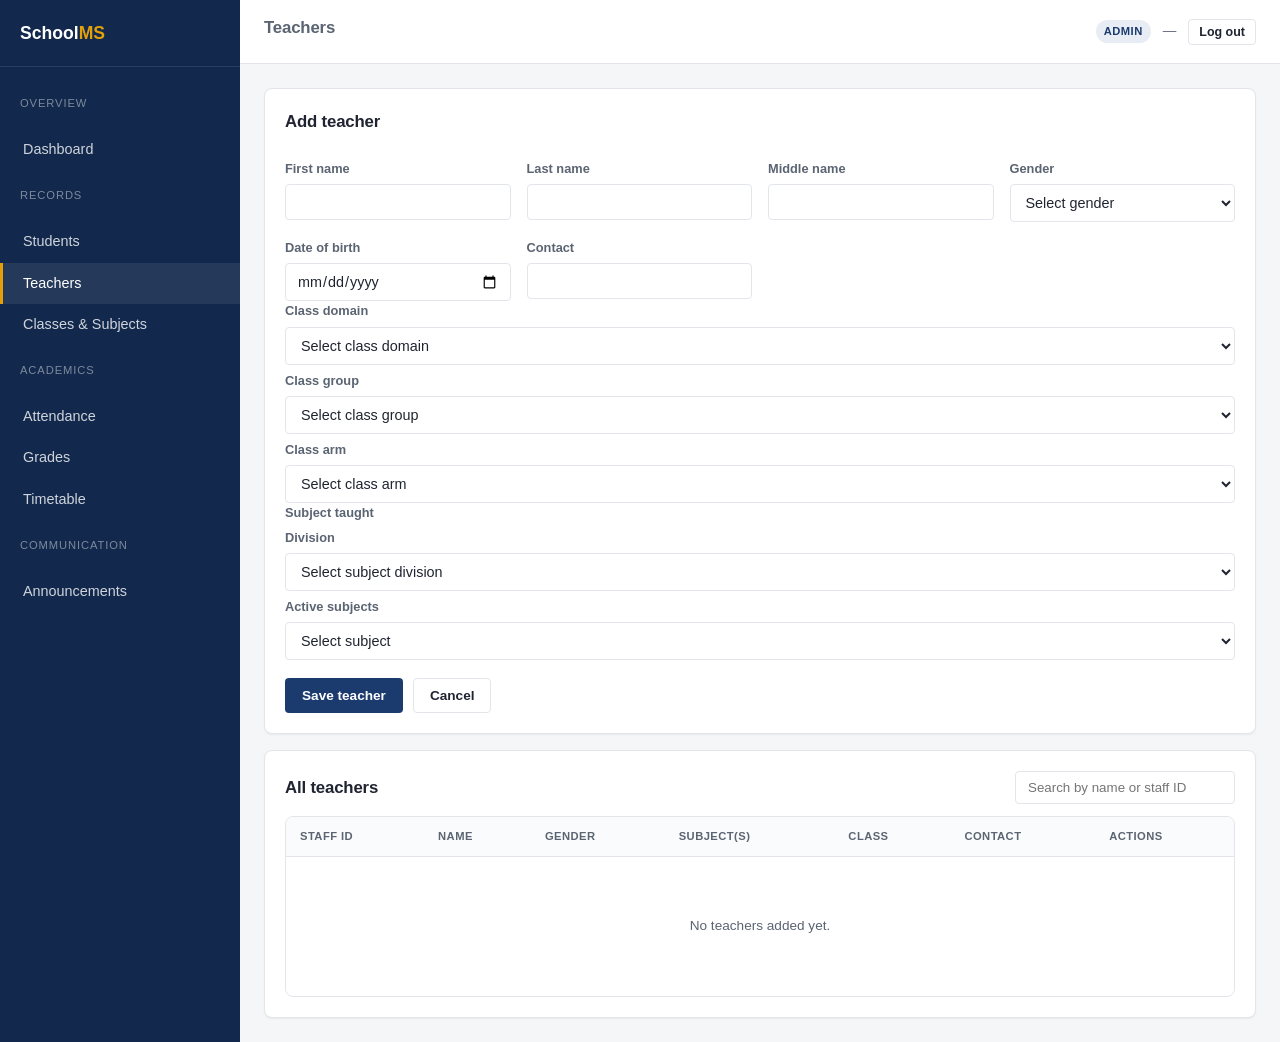
<file: pages/admin-pages/teachers.html>
<!DOCTYPE html>
<html lang="en">

<head>
  <meta charset="UTF-8" />
  <meta name="viewport" content="width=device-width, initial-scale=1.0" />
  <title>Teachers — School Management System</title>
  <link rel="preconnect" href="https://fonts.googleapis.com">
  <!-- <link
    href="https://fonts.googleapis.com/css2?family=Space+Grotesk:wght@500;700&family=Inter:wght@400;500;600&family=IBM+Plex+Mono:wght@500&display=swap"
    rel="stylesheet"> -->
  <link rel="stylesheet" href="../../css/style.css" />
</head>

<body>

  <div class="app-shell">

    <!-- SIDEBAR (identical across pages — same markup as dashboard.html / students.html) -->
    <aside class="sidebar">
      <div class="sidebar__brand">School<span>MS</span></div>

      <p class="sidebar__section-label">Overview</p>
      <ul class="sidebar__nav">
        <li><a href="dashboard.html" class="sidebar__link">Dashboard</a></li>
      </ul>

      <p class="sidebar__section-label">Records</p>
      <ul class="sidebar__nav">
        <li><a href="students.html" class="sidebar__link">Students</a></li>
        <li><a href="teachers.html" class="sidebar__link is-active">Teachers</a></li>
        <li><a href="classes.html" class="sidebar__link">Classes &amp; Subjects</a></li>
      </ul>

      <p class="sidebar__section-label">Academics</p>
      <ul class="sidebar__nav">
        <li><a href="../attendance.html" class="sidebar__link">Attendance</a></li>
        <li><a href="../grades.html" class="sidebar__link">Grades</a></li>
        <li><a href="timetable.html" class="sidebar__link">Timetable</a></li>
      </ul>

      <p class="sidebar__section-label">Communication</p>
      <ul class="sidebar__nav">
        <li><a href="announcements.html" class="sidebar__link">Announcements</a></li>
      </ul>
    </aside>

    <header class="topbar">
      <h2 class="topbar__title">Teachers</h2>
      <div class="topbar__user">
        <span class="role-pill" id="userRole">Admin</span>
        <span id="userName">—</span>
        <button class="btn btn-secondary btn-sm" id="logoutBtn">Log out</button>
      </div>
    </header>

    <main class="main">

      <div id="teachersAlert"></div>

      <!-- Add / edit form -->
      <section class="card">
        <div class="card__header">
          <h3 id="formTitle">Add teacher</h3>
        </div>
        <form id="teacherForm">
          <input type="hidden" id="teacherId" />
          <div class="form-grid">
            <div class="field">
              <label for="firstName">First name</label>
              <input type="text" id="firstName" required />
            </div>
            <div class="field">
              <label for="lastName">Last name</label>
              <input type="text" id="lastName" required />
            </div>
            <div class="field">
              <label for="middleName">Middle name</label>
              <input type="text" id="middleName" />
            </div>
            <div class="field">
              <label for="gender">Gender</label>
              <select name="gender" id="gender">
                <option value="" selected disabled>Select gender</option>
                <option value="M">Male</option>
                <option value="F">Female</option>
              </select>
            </div>
            <div class="field">
              <label for="dob">Date of birth</label>
              <input type="date" id="dob" required />
            </div>
            <div class="field">
              <label for="contact">Contact</label>
              <input type="text" id="contact" required />
            </div>
          </div>
          <div class="field">
            <label for="class_domain">Class domain</label>
            <select name="class_domain" id="class_domain" required>
              <option value="" disabled selected>Select class domain</option>
              <!-- Populated using teachers.js -->
            </select>
            <label for="class_group">Class group</label>
            <select name="class_group" id="class_group" required>
              <option value="" disabled selected>Select class group</option>
              <!-- Populated using teachers.js -->
            </select>
            <label for="class_group">Class arm</label>
            <select name="class_arm" id="class_arm" required>
              <option value="" disabled selected>Select class arm</option>
              <!-- Populated using teachers.js -->
            </select>
          </div>
          <div class=" field">
            <label>Subject taught</label>
            <label for="subjectDivision">Division</label>
            <select name="subjectDivision" id="subjectDivision" required>
              <option value="" disabled selected>Select subject division</option>
              <!-- Populated using teachers.js -->
            </select>
            <label for="availableSubjects">Active subjects</label>
            <select name="availableSubjects" id="availableSubjects" required>
              <option value="" disabled selected>Select subject</option>
              <!-- Populated using teachers.js -->
            </select>
          </div>
          <div class="form-actions">
            <button type="submit" class="btn btn-primary">Save teacher</button>
            <button type="button" class="btn btn-secondary" id="cancelEditBtn">Cancel</button>
          </div>
        </form>
      </section>

      <!-- Records table -->
      <section class="card">
        <div class="table-toolbar">
          <h3 style="margin:0;">All teachers</h3>
          <input type="search" id="teacherSearch" placeholder="Search by name or staff ID" />
        </div>

        <div class="table-wrap">
          <table class="data-table">
            <thead>
              <tr>
                <th>Staff ID</th>
                <th>Name</th>
                <th>Gender</th>
                <th>Subject(s)</th>
                <th>Class</th>
                <th>Contact</th>
                <th>Actions</th>
              </tr>
            </thead>
            <tbody id="teachersTableBody">
              <!-- rows rendered by js/teachers.js -->
              <tr>
                <td colspan="7">
                  <div class="empty-state">No teachers added yet.</div>
                </td>
              </tr>
            </tbody>
          </table>
        </div>
      </section>

    </main>
  </div>

  <script type="module" src="../../js/database/db.js"></script>
  <script type="module" src="../../js/auth.js"></script>
  <script type="module" src="../../js/utils.js"></script>
  <script type="module" src="../../js/teachers.js"></script>
</body>

</html>
</file>
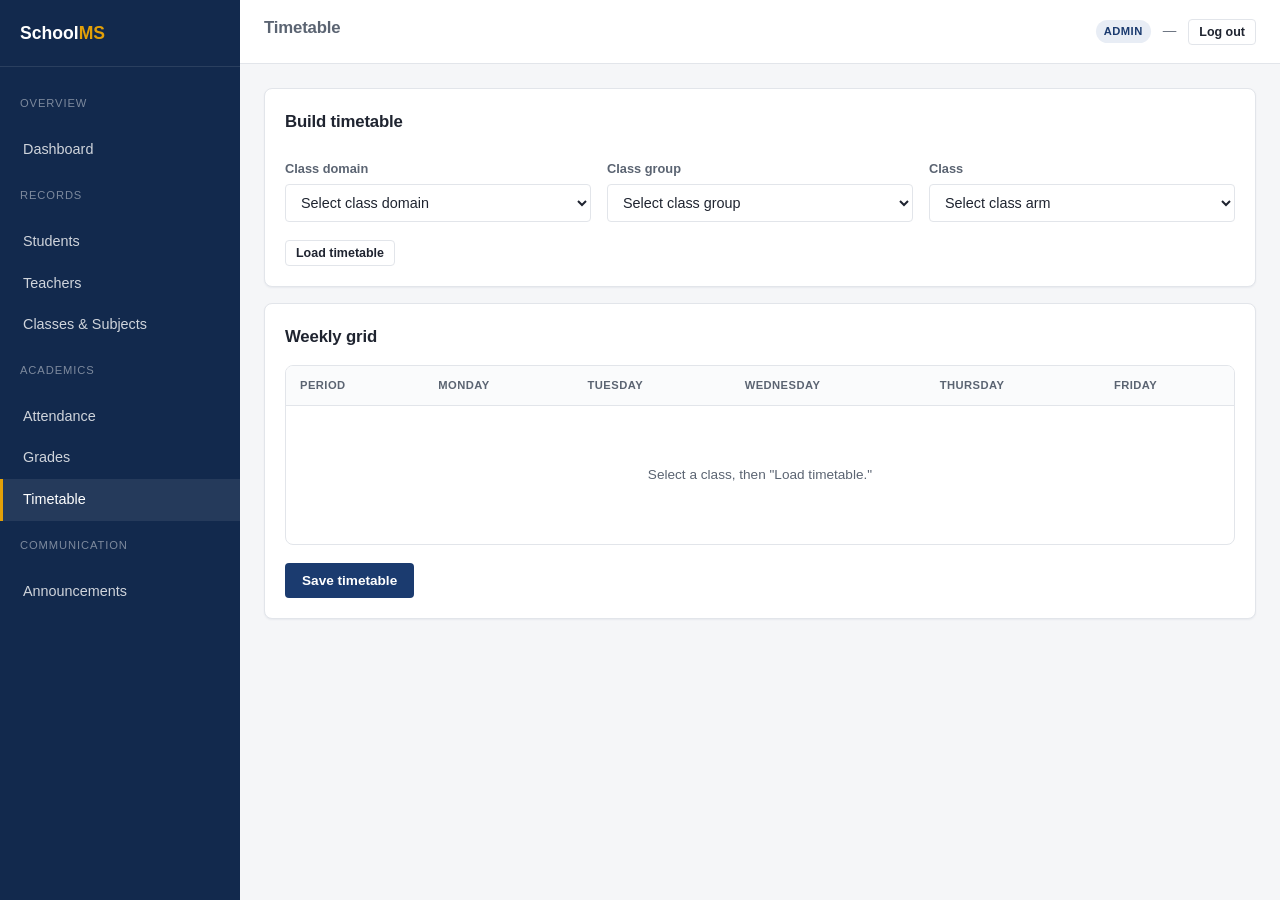
<file: pages/admin-pages/timetable.html>
<!DOCTYPE html>
<html lang="en">

<head>
  <meta charset="UTF-8" />
  <meta name="viewport" content="width=device-width, initial-scale=1.0" />
  <title>Timetable — School Management System</title>
  <link rel="preconnect" href="https://fonts.googleapis.com">
  <!-- <link
    href="https://fonts.googleapis.com/css2?family=Space+Grotesk:wght@500;700&family=Inter:wght@400;500;600&family=IBM+Plex+Mono:wght@500&display=swap"
    rel="stylesheet"> -->
  <link rel="stylesheet" href="../../css/style.css" />
</head>

<body>

  <div class="app-shell">

    <aside class="sidebar">
      <div class="sidebar__brand">School<span>MS</span></div>

      <p class="sidebar__section-label">Overview</p>
      <ul class="sidebar__nav">
        <li><a href="dashboard.html" class="sidebar__link">Dashboard</a></li>
      </ul>

      <p class="sidebar__section-label">Records</p>
      <ul class="sidebar__nav">
        <li><a href="students.html" class="sidebar__link">Students</a></li>
        <li><a href="teachers.html" class="sidebar__link">Teachers</a></li>
        <li><a href="classes.html" class="sidebar__link">Classes &amp; Subjects</a></li>
      </ul>

      <p class="sidebar__section-label">Academics</p>
      <ul class="sidebar__nav">
        <li><a href="../attendance.html" class="sidebar__link">Attendance</a></li>
        <li><a href="../grades.html" class="sidebar__link">Grades</a></li>
        <li><a href="timetable.html" class="sidebar__link is-active">Timetable</a></li>
      </ul>

      <p class="sidebar__section-label">Communication</p>
      <ul class="sidebar__nav">
        <li><a href="announcements.html" class="sidebar__link">Announcements</a></li>
      </ul>
    </aside>

    <header class="topbar">
      <h2 class="topbar__title">Timetable</h2>
      <div class="topbar__user">
        <span class="role-pill" id="userRole">Admin</span>
        <span id="userName">—</span>
        <button class="btn btn-secondary btn-sm" id="logoutBtn">Log out</button>
      </div>
    </header>

    <main class="main">

      <div id="timetableAlert"></div>

      <!-- Class picker -->
      <section class="card">
        <div class="card__header">
          <h3>Build timetable</h3>
        </div>
        <div class="form-grid">
          <div class="field">
            <label for="ttClassDomain">Class domain</label>
            <select id="ttClassDomain" required>
              <option value="" disabled selected>Select class domain</option>
              <!-- populated from sms__classes at runtime -->
            </select>
          </div>
          <div class="field">
            <label for="ttClassGroup">Class group</label>
            <select id="ttClassGroup" required>
              <option value="" disabled selected>Select class group</option>
              <!-- populated from sms__classes at runtime -->
            </select>
          </div>
          <div class="field">
            <label for="ttClassArm">Class</label>
            <select id="ttClassArm" required>
              <option value="" disabled selected>Select class arm</option>
              <!-- populated based on selected class group -->
            </select>
          </div>
        </div>
        <div class="form-actions">
          <button type="button" class="btn btn-secondary btn-sm" id="loadTimetableBtn">Load timetable</button>
        </div>
      </section>

      <!-- Weekly grid -->
      <section class="card">
        <div class="card__header">
          <h3 style="margin:0;">Weekly grid</h3>
        </div>
        <div class="table-wrap">
          <table class="data-table" id="timetableGrid">
            <thead>
              <tr>
                <th>Period</th>
                <th>Monday</th>
                <th>Tuesday</th>
                <th>Wednesday</th>
                <th>Thursday</th>
                <th>Friday</th>
              </tr>
            </thead>
            <tbody id="timetableGridBody">
              <tr>
                <td colspan="6">
                  <div class="empty-state">Select a class, then "Load timetable."</div>
                </td>
              </tr>
            </tbody>
          </table>
        </div>
        <div class="form-actions">
          <button type="button" class="btn btn-primary" id="saveTimetableBtn">Save timetable</button>
        </div>
      </section>

    </main>
  </div>

  <script type="module" src="../../js/database/db.js"></script>
  <script type="module" src="../../js/auth.js"></script>
  <script type="module" src="../../js/utils.js"></script>
  <script type="module" src="../../js/timetable.js"></script>
</body>

</html>
</file>
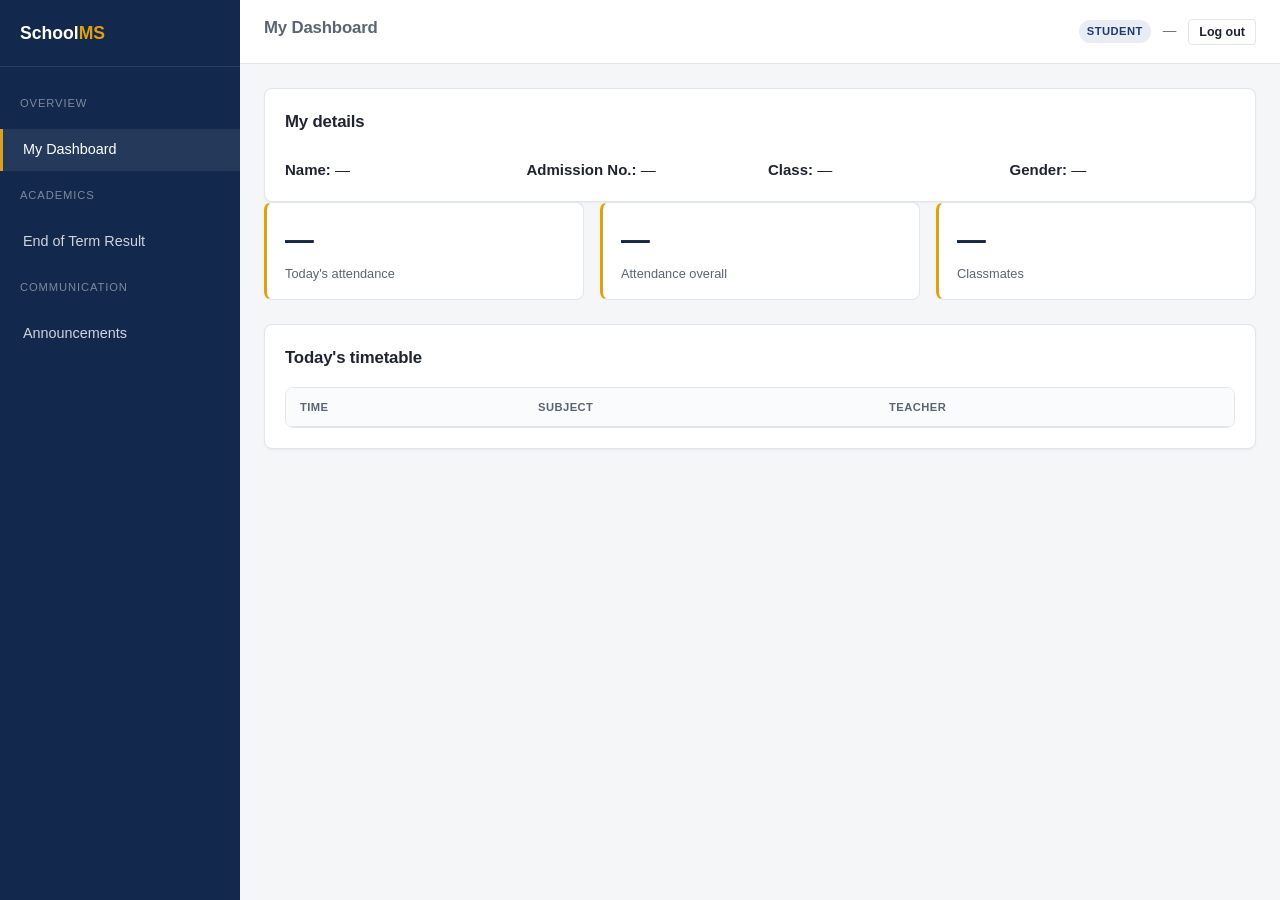
<file: pages/student-pages/dashboard.html>
<!DOCTYPE html>
<html lang="en">

<head>
  <meta charset="UTF-8" />
  <meta name="viewport" content="width=device-width, initial-scale=1.0" />
  <title>My Dashboard — School Management System</title>
  <!-- <!-- <link rel="preconnect" href="https://fonts.googleapis.com" />
  <link
    href="https://fonts.googleapis.com/css2?family=Space+Grotesk:wght@500;700&family=Inter:wght@400;500;600&family=IBM+Plex+Mono:wght@500&display=swap"
    rel="stylesheet" /> -->
  <link rel="stylesheet" href="../../css/style.css" />
</head>

<body>
  <div class="app-shell">
    <aside class="sidebar">
      <div class="sidebar__brand">School<span>MS</span></div>

      <p class="sidebar__section-label">Overview</p>
      <ul class="sidebar__nav">
        <li>
          <a href="dashboard.html" class="sidebar__link is-active">My Dashboard</a>
        </li>
      </ul>
      <p class="sidebar__section-label">Academics</p>
      <ul class="sidebar__nav">
        <li>
          <a href="./resultpage.html" class="sidebar__link">End of Term Result</a>
        </li>
      </ul>
      <p class="sidebar__section-label">Communication</p>
      <ul class="sidebar__nav">
        <li>
          <a href="../admin-pages/announcements.html" class="sidebar__link">Announcements</a>
        </li>
      </ul>
    </aside>

    <header class="topbar">
      <h2 class="topbar__title">My Dashboard</h2>
      <div class="topbar__user">
        <span class="role-pill" id="userRole">Student</span>
        <span id="userName">—</span>
        <button class="btn btn-secondary btn-sm" id="logoutBtn">
          Log out
        </button>
      </div>
    </header>

    <main class="main">
      <div id="dashboardAlert"></div>
      <!-- Student identity card -->
      <section class="card">
        <div class="card__header">
          <h3>My details</h3>
        </div>
        <div class="form-grid">
          <div>
            <strong>Name:</strong> <span id="studentFullName">—</span>
          </div>
          <div>
            <strong>Admission No.:</strong>
            <span id="studentAdmissionNo">—</span>
          </div>
          <div><strong>Class:</strong> <span id="studentClass">—</span></div>
          <div>
            <strong>Gender:</strong> <span id="studentGender">—</span>
          </div>
        </div>
      </section>

      <!-- Today's attendance -->
      <section class="stat-grid">
        <div class="stat-card">
          <div class="stat-card__value" id="statTodayStatus">—</div>
          <div class="stat-card__label">Today's attendance</div>
        </div>
        <div class="stat-card">
          <div class="stat-card__value" id="statTermPercent">—</div>
          <div class="stat-card__label">Attendance overall</div>
        </div>
        <div class="stat-card">
          <div class="stat-card__value" id="statClassmateCount">—</div>
          <div class="stat-card__label">Classmates</div>
        </div>
      </section>

      <!-- Today's timetable -->
      <section class="card">
        <div class="card__header">
          <h3 style="margin: 0">Today's timetable</h3>
        </div>
        <div class="table-wrap">
          <table class="data-table">
            <thead>
              <tr>
                <th>Time</th>
                <th>Subject</th>
                <th>Teacher</th>
              </tr>
            </thead>
            <tbody id="todayTimetableBody"></tbody>
          </table>
        </div>
      </section>
    </main>
  </div>

  <script type="module" src="../../js/database/db.js"></script>
  <script type="module" src="../../js/auth.js"></script>
  <script type="module" src="../../js/utils.js"></script>
  <script type="module" src="../../js/student-dashboard.js"></script>
</body>

</html>
</file>
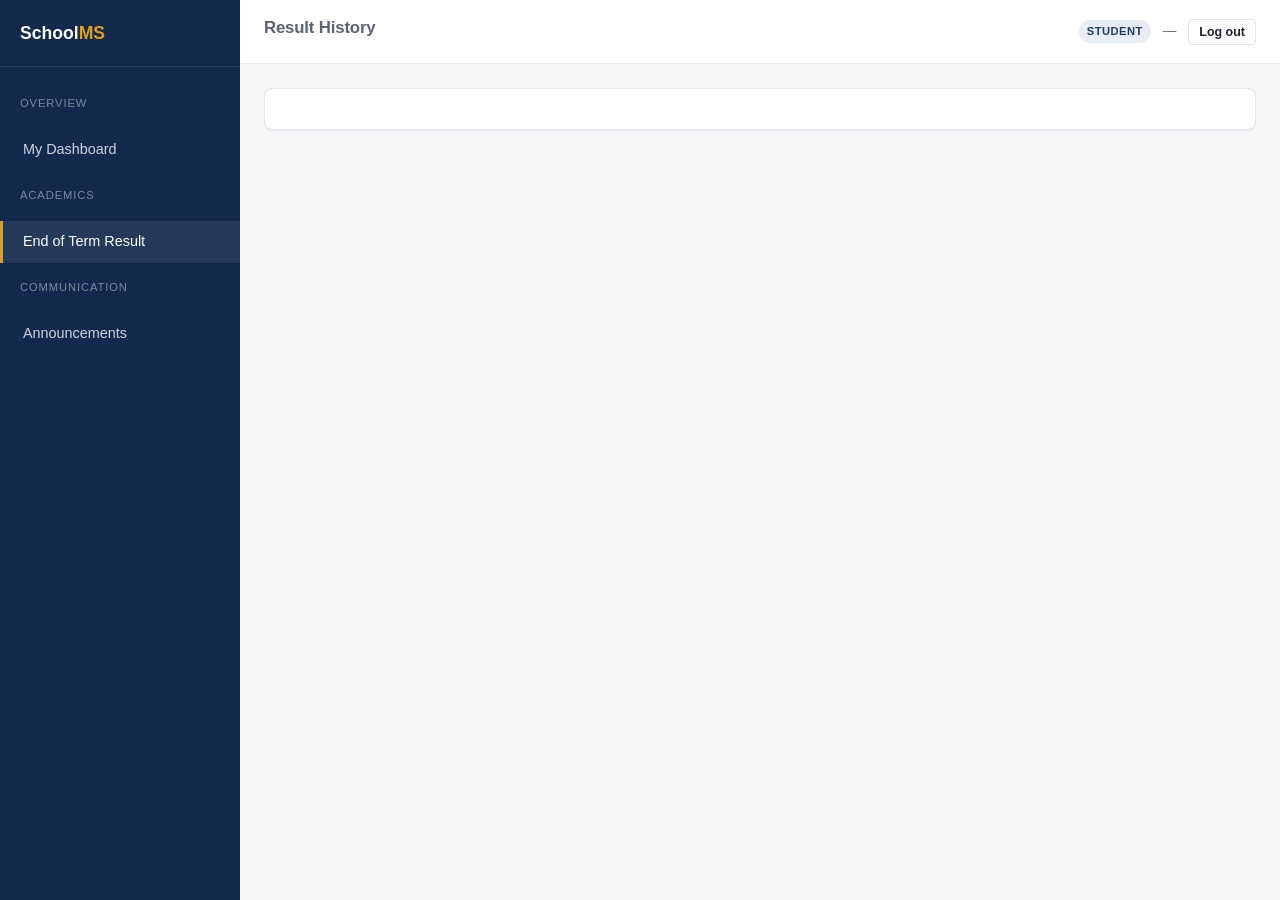
<file: pages/student-pages/resultpage.html>
<!DOCTYPE html>
<html lang="en">

<head>
  <meta charset="UTF-8" />
  <meta name="viewport" content="width=device-width, initial-scale=1.0" />
  <title>Result Sheet — School Management System</title>
  <!-- <link rel="preconnect" href="https://fonts.googleapis.com" />
  <link
    href="https://fonts.googleapis.com/css2?family=Space+Grotesk:wght@500;700&family=Inter:wght@400;500;600&family=IBM+Plex+Mono:wght@500&display=swap"
    rel="stylesheet" /> -->
  <link rel="stylesheet" href="../../css/style.css" />
  <link rel="stylesheet" href="../../css/print.css" media="print" />
</head>

<body>
  <div class="app-shell">
    <aside class="sidebar">
      <div class="sidebar__brand">School<span>MS</span></div>

      <p class="sidebar__section-label">Overview</p>
      <ul class="sidebar__nav">
        <li>
          <a href="dashboard.html" class="sidebar__link">My Dashboard</a>
        </li>
      </ul>

      <p class="sidebar__section-label">Academics</p>
      <ul class="sidebar__nav">
        <li>
          <a href="resultpage.html" class="sidebar__link">End of Term Result</a>
        </li>
      </ul>

      <p class="sidebar__section-label">Communication</p>
      <ul class="sidebar__nav">
        <li>
          <a href="../admin-pages/announcements.html" class="sidebar__link">Announcements</a>
        </li>
      </ul>
    </aside>

    <header class="topbar">
      <h2 class="topbar__title">Result History</h2>
      <div class="topbar__user">
        <span class="role-pill" id="userRole">Student</span>
        <span id="userName">—</span>
        <button class="btn btn-secondary btn-sm" id="logoutBtn">
          Log out
        </button>
      </div>
    </header>

    <main class="main">
      <section id="resultHistoryPage" class="card">
        <section class="form-grid"></section>
      </section>
    </main>
  </div>

  <script type="module" src="../../js/database/db.js"></script>
  <script type="module" src="../../js/auth.js"></script>
  <script type="module" src="../../js/utils.js"></script>
  <script type="module" src="../../js/resultpage.js"></script>
</body>

</html>
</file>
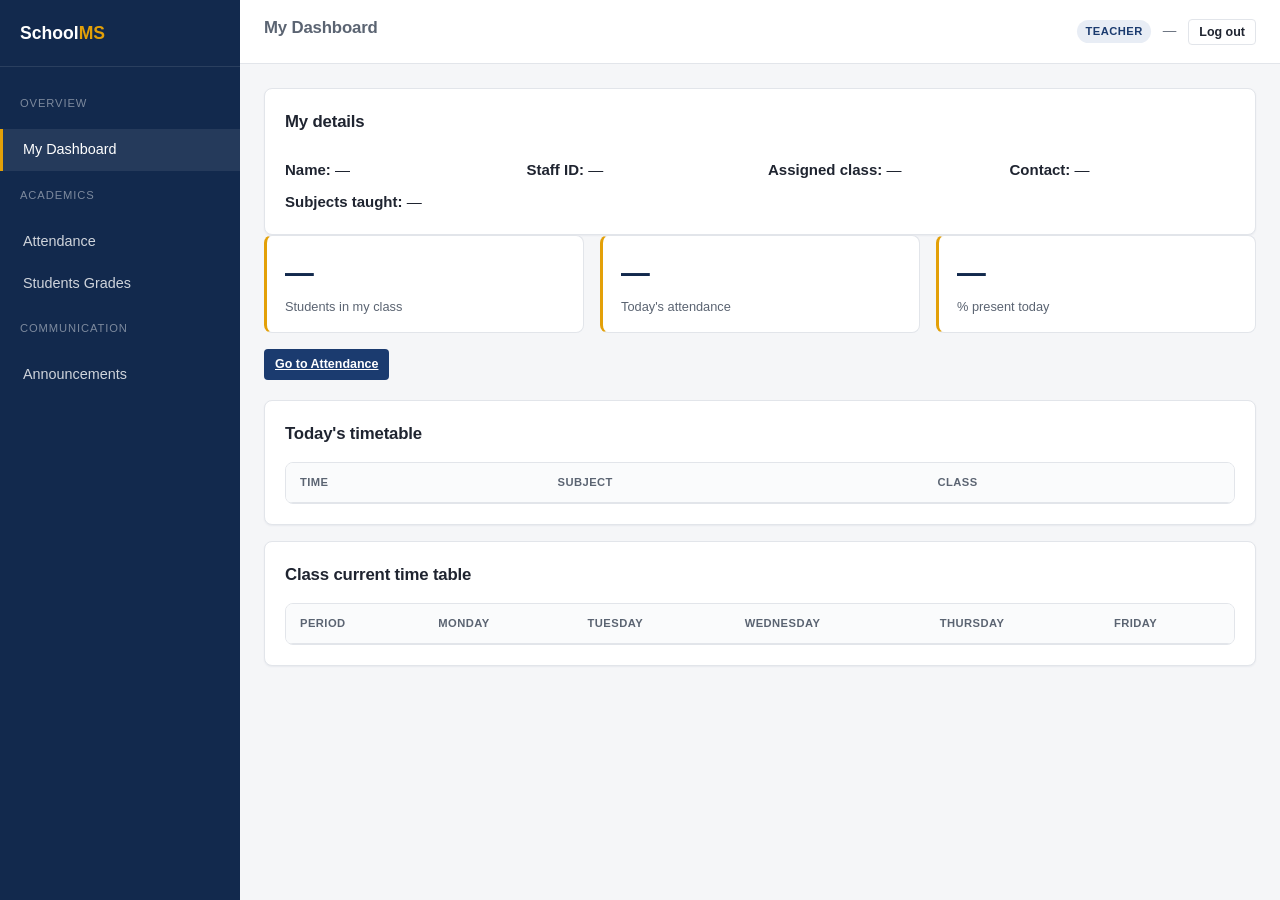
<file: pages/teacher-pages/dashboard.html>
<!DOCTYPE html>
<html lang="en">

<head>
  <meta charset="UTF-8" />
  <meta name="viewport" content="width=device-width, initial-scale=1.0" />
  <title>My Dashboard — School Management System</title>
  <link rel="preconnect" href="https://fonts.googleapis.com" />
  <!-- <link
    href="https://fonts.googleapis.com/css2?family=Space+Grotesk:wght@500;700&family=Inter:wght@400;500;600&family=IBM+Plex+Mono:wght@500&display=swap" 
  rel="stylesheet" /> -->
  <link rel="stylesheet" href="../../css/style.css" />
</head>

<body>
  <div class="app-shell">
    <aside class="sidebar">
      <div class="sidebar__brand">School<span>MS</span></div>

      <p class="sidebar__section-label">Overview</p>
      <ul class="sidebar__nav">
        <li>
          <a href="dashboard.html" class="sidebar__link is-active">My Dashboard</a>
        </li>
      </ul>

      <p class="sidebar__section-label">Academics</p>
      <ul class="sidebar__nav">
        <li>
          <a href="../attendance.html" class="sidebar__link">Attendance</a>
        </li>
        <li>
          <a href="../grades.html" class="sidebar__link">Students Grades</a>
        </li>
      </ul>

      <p class="sidebar__section-label">Communication</p>
      <ul class="sidebar__nav">
        <li>
          <a href="../admin-pages/announcements.html" class="sidebar__link">Announcements</a>
        </li>
      </ul>
    </aside>

    <header class="topbar">
      <h2 class="topbar__title">My Dashboard</h2>
      <div class="topbar__user">
        <span class="role-pill" id="userRole">Teacher</span>
        <span id="userName">—</span>
        <button class="btn btn-secondary btn-sm" id="logoutBtn">
          Log out
        </button>
      </div>
    </header>

    <main class="main">
      <div id="dashboardAlert"></div>
      <!-- Teacher identity card -->
      <section class="card">
        <div class="card__header">
          <h3>My details</h3>
        </div>
        <div class="form-grid">
          <div>
            <strong>Name:</strong> <span id="teacherFullName">—</span>
          </div>
          <div>
            <strong>Staff ID:</strong> <span id="teacherStaffID">—</span>
          </div>
          <div>
            <strong>Assigned class:</strong> <span id="teacherClass">—</span>
          </div>
          <div>
            <strong>Contact:</strong> <span id="teacherContact">—</span>
          </div>
        </div>
        <div style="margin-top: 10px">
          <strong>Subjects taught:</strong>
          <span id="teacherSubjects">—</span>
        </div>
      </section>

      <!-- Class + attendance stats -->
      <section class="stat-grid">
        <div class="stat-card">
          <div class="stat-card__value" id="statClassSize">—</div>
          <div class="stat-card__label">Students in my class</div>
        </div>
        <div class="stat-card">
          <div class="stat-card__value" id="statTodayAttendance">—</div>
          <div class="stat-card__label">Today's attendance</div>
        </div>
        <div class="stat-card">
          <div class="stat-card__value" id="statTodayPercent">—</div>
          <div class="stat-card__label">% present today</div>
        </div>
      </section>

      <div class="form-actions" style="margin: -8px 0 20px">
        <a href="../attendance.html" class="btn btn-primary btn-sm">Go to Attendance</a>
      </div>

      <!-- Today's timetable -->
      <section class="card">
        <div class="card__header">
          <h3 style="margin: 0">Today's timetable</h3>
        </div>
        <div class="table-wrap">
          <table class="data-table">
            <thead>
              <tr>
                <th>Time</th>
                <th>Subject</th>
                <th>Class</th>
              </tr>
            </thead>
            <tbody id="todayTimetableBody">

            </tbody>
          </table>
        </div>
      </section>

      <!-- Your class's timetable -->
      <section class="card">
        <div class="card__header">
          <h3 style="margin: 0">Class current time table</h3>
        </div>
        <div class="table-wrap">
          <table class="data-table" id="timetableGrid">
            <thead>
              <tr>
                <th>Period</th>
                <th>Monday</th>
                <th>Tuesday</th>
                <th>Wednesday</th>
                <th>Thursday</th>
                <th>Friday</th>
              </tr>
            </thead>
            <tbody id="classWeekTimetableBody"></tbody>
          </table>
        </div>
        <!-- <div class="form-actions">
          <button type="button" class="btn btn-primary" id="printTimetable">Print</button>
        </div> -->
      </section>
    </main>
  </div>

  <script type="module" src="../../js/database/db.js"></script>
  <script type="module" src="../../js/auth.js"></script>
  <script type="module" src="../../js/utils.js"></script>
  <script type="module" src="../../js/teacher-dashboard.js"></script>
</body>

</html>
</file>
<file: css/style.css>
/* =========================================================
   SCHOOL MANAGEMENT SYSTEM — CORE STYLESHEET
   Design language: school ledger / register book.
   Monospace is used for IDs and admission numbers so columns
   of records line up the way a paper register would.
   ========================================================= */

/* ---------- Design tokens ---------- */
:root {
  /* Color */
  --color-bg: #f5f6f8;
  --color-surface: #ffffff;
  --color-surface-alt: #fafbfc;
  --color-primary: #1b3b6f;
  --color-primary-dark: #12294d;
  --color-primary-light: #e8edf5;
  --color-accent: #e3a008;
  --color-accent-dark: #b7791f;
  --color-text: #1f2430;
  --color-text-muted: #5b6472;
  --color-border: #e2e5ea;

  --color-success: #2f855a;
  --color-success-bg: #e6f4ec;
  --color-danger: #c53030;
  --color-danger-bg: #fbeaea;
  --color-warning: #b7791f;
  --color-warning-bg: #fdf3df;

  /* Type */
  --font-display: "Space Grotesk", "Segoe UI", sans-serif;
  --font-body: "Inter", "Segoe UI", sans-serif;
  --font-mono: "IBM Plex Mono", "Courier New", monospace;

  /* Layout */
  --sidebar-width: 240px;
  --topbar-height: 64px;
  --radius-sm: 4px;
  --radius-md: 8px;
  --shadow-sm: 0 1px 2px rgba(18, 41, 77, 0.06);
  --shadow-md: 0 4px 12px rgba(18, 41, 77, 0.08);
}

/* ---------- Reset ---------- */
*,
*::before,
*::after {
  box-sizing: border-box;
}

html,
body {
  height: 100%;
}

body {
  margin: 0;
  font-family: var(--font-body);
  background: var(--color-bg);
  color: var(--color-text);
  font-size: 15px;
  line-height: 1.5;
  -webkit-font-smoothing: antialiased;
}

h1,
h2,
h3,
h4 {
  font-family: var(--font-display);
  font-weight: 600;
  margin: 0 0 0.5em;
  letter-spacing: -0.01em;
}

h1 {
  font-size: 1.75rem;
}

h2 {
  font-size: 1.3rem;
}

h3 {
  font-size: 1.05rem;
}

p {
  margin: 0 0 1em;
}

a {
  color: var(--color-primary);
}

table {
  border-collapse: collapse;
  width: 100%;
}

button {
  font-family: inherit;
}

:focus-visible {
  outline: 2px solid var(--color-accent);
  outline-offset: 2px;
}

/* ---------- App shell: sidebar + topbar + main ---------- */
.app-shell {
  display: grid;
  grid-template-columns: var(--sidebar-width) 1fr;
  grid-template-rows: var(--topbar-height) 1fr;
  grid-template-areas:
    "sidebar topbar"
    "sidebar main";
  min-height: 100vh;
}

.sidebar {
  grid-area: sidebar;
  background: var(--color-primary-dark);
  color: #fff;
  display: flex;
  flex-direction: column;
  padding: 20px 0;
}

.sidebar__brand {
  font-family: var(--font-display);
  font-weight: 700;
  font-size: 1.1rem;
  padding: 0 20px 20px;
  border-bottom: 1px solid rgba(255, 255, 255, 0.1);
  margin-bottom: 12px;
}

.sidebar__brand span {
  color: var(--color-accent);
}

.sidebar__section-label {
  font-size: 0.7rem;
  text-transform: uppercase;
  letter-spacing: 0.08em;
  color: rgba(255, 255, 255, 0.45);
  padding: 16px 20px 6px;
}

.sidebar__nav {
  list-style: none;
  margin: 0;
  padding: 0;
}

.sidebar__link {
  display: flex;
  align-items: center;
  gap: 10px;
  padding: 10px 20px;
  color: rgba(255, 255, 255, 0.8);
  text-decoration: none;
  font-size: 0.9rem;
  border-left: 3px solid transparent;
  transition: background 0.15s, border-color 0.15s;
}

.sidebar__link:hover {
  background: rgba(255, 255, 255, 0.06);
}

.sidebar__link.is-active {
  background: rgba(255, 255, 255, 0.08);
  border-left-color: var(--color-accent);
  color: #fff;
  font-weight: 500;
}

.topbar {
  grid-area: topbar;
  background: var(--color-surface);
  border-bottom: 1px solid var(--color-border);
  display: flex;
  align-items: center;
  justify-content: space-between;
  padding: 0 24px;
}

.topbar__title {
  font-family: var(--font-display);
  font-weight: 600;
  font-size: 1.05rem;
}

.topbar__user {
  display: flex;
  align-items: center;
  gap: 12px;
  font-size: 0.85rem;
  color: var(--color-text-muted);
}

.role-pill {
  font-size: 0.7rem;
  text-transform: uppercase;
  letter-spacing: 0.04em;
  background: var(--color-primary-light);
  color: var(--color-primary);
  padding: 3px 8px;
  border-radius: 999px;
  font-weight: 600;
}

.main {
  grid-area: main;
  padding: 24px;
  overflow-y: auto;
}

/* ---------- Cards ---------- */
.card {
  background: var(--color-surface);
  border: 1px solid var(--color-border);
  border-radius: var(--radius-md);
  padding: 20px;
  box-shadow: var(--shadow-sm);
}

.card+.card {
  margin-top: 16px;
}

.card__header {
  display: flex;
  align-items: center;
  justify-content: space-between;
  margin-bottom: 16px;
}

/* Dashboard stat cards */
.stat-grid {
  display: grid;
  grid-template-columns: repeat(auto-fit, minmax(180px, 1fr));
  gap: 16px;
  margin-bottom: 24px;
}

.stat-card {
  background: var(--color-surface);
  border: 1px solid var(--color-border);
  border-left: 3px solid var(--color-accent);
  border-radius: var(--radius-md);
  padding: 16px 18px;
}

.stat-card__value {
  font-family: var(--font-display);
  font-size: 1.8rem;
  font-weight: 700;
  color: var(--color-primary-dark);
}

.stat-card__label {
  font-size: 0.8rem;
  color: var(--color-text-muted);
  margin-top: 2px;
}

/* ---------- Forms ---------- */
.form-grid {
  display: grid;
  grid-template-columns: repeat(auto-fit, minmax(220px, 1fr));
  gap: 16px;
}

.field {
  display: flex;
  flex-direction: column;
  gap: 6px;
}

.field label {
  font-size: 0.8rem;
  font-weight: 600;
  color: var(--color-text-muted);
}

.field input,
.field select,
.field textarea {
  font-family: var(--font-body);
  font-size: 0.9rem;
  padding: 9px 11px;
  border: 1px solid var(--color-border);
  border-radius: var(--radius-sm);
  background: var(--color-surface);
  color: var(--color-text);
}

.field input:focus,
.field select:focus,
.field textarea:focus {
  border-color: var(--color-primary);
  outline: none;
  box-shadow: 0 0 0 3px var(--color-primary-light);
}

.field--error input {
  border-color: var(--color-danger);
}

.field__error {
  font-size: 0.75rem;
  color: var(--color-danger);
}

.form-actions {
  display: flex;
  gap: 10px;
  margin-top: 18px;
}

/* ---------- Buttons ---------- */
.btn {
  display: inline-flex;
  align-items: center;
  gap: 6px;
  font-size: 0.85rem;
  font-weight: 600;
  padding: 9px 16px;
  border-radius: var(--radius-sm);
  border: 1px solid transparent;
  cursor: pointer;
  transition: filter 0.15s, background 0.15s;
}

.btn-primary {
  background: var(--color-primary);
  color: #fff;
}

.btn-primary:hover {
  filter: brightness(1.1);
}

.btn-secondary {
  background: var(--color-surface);
  border-color: var(--color-border);
  color: var(--color-text);
}

.btn-secondary:hover {
  background: var(--color-surface-alt);
}

.btn-danger {
  background: var(--color-danger);
  color: #fff;
}

.btn-danger:hover {
  filter: brightness(1.1);
}

.btn-sm {
  padding: 5px 10px;
  font-size: 0.78rem;
}

/* ---------- Table (register style) ---------- */
.table-wrap {
  border: 1px solid var(--color-border);
  border-radius: var(--radius-md);
  overflow: hidden;
}

.data-table th,
.data-table td {
  text-align: left;
  padding: 11px 14px;
  border-bottom: 1px solid var(--color-border);
  font-size: 0.85rem;
}

.data-table thead th {
  background: var(--color-surface-alt);
  text-transform: uppercase;
  letter-spacing: 0.04em;
  font-size: 0.7rem;
  color: var(--color-text-muted);
  font-weight: 700;
}

.data-table tbody tr:last-child td {
  border-bottom: none;
}

.data-table tbody tr:hover {
  background: var(--color-surface-alt);
}

.data-table .col-id {
  font-family: var(--font-mono);
  color: var(--color-text-muted);
}

.table-toolbar {
  display: flex;
  align-items: center;
  justify-content: space-between;
  gap: 12px;
  margin-bottom: 12px;
}

.table-toolbar input[type="search"] {
  padding: 8px 12px;
  border: 1px solid var(--color-border);
  border-radius: var(--radius-sm);
  min-width: 220px;
}

/* ---------- Status pills (attendance, grades) ---------- */
.pill {
  display: inline-block;
  font-size: 0.72rem;
  font-weight: 700;
  padding: 3px 9px;
  border-radius: 999px;
  text-transform: uppercase;
  letter-spacing: 0.03em;
}

.pill--present,
.pill--success {
  background: var(--color-success-bg);
  color: var(--color-success);
}

.pill--absent,
.pill--danger {
  background: var(--color-danger-bg);
  color: var(--color-danger);
}

.pill--late,
.pill--warning {
  background: var(--color-warning-bg);
  color: var(--color-warning);
}

/* ---------- Alerts ---------- */
.alert {
  padding: 12px 16px;
  border-radius: var(--radius-sm);
  font-size: 0.85rem;
  margin-bottom: 16px;
  border: 1px solid transparent;
  position: fixed;
}

.alert--success {
  background: var(--color-success-bg);
  color: var(--color-success);
  border-color: currentColor;
}

.alert--error {
  background: var(--color-danger-bg);
  color: var(--color-danger);
  border-color: currentColor;
}

.alert--info {
  background: var(--color-primary-light);
  color: var(--color-primary);
}

.empty-state {
  text-align: center;
  padding: 48px 20px;
  color: var(--color-text-muted);
}

/* ---------- Login page ---------- */
.login-screen {
  min-height: 100vh;
  display: flex;
  align-items: center;
  justify-content: center;
  background: linear-gradient(160deg, var(--color-primary-dark), var(--color-primary) 65%);
  padding: 20px;
}

.login-card {
  background: var(--color-surface);
  border-radius: var(--radius-md);
  box-shadow: var(--shadow-md);
  width: 100%;
  max-width: 380px;
  padding: 32px 28px;
}

.login-card__brand {
  font-family: var(--font-display);
  font-weight: 700;
  font-size: 1.3rem;
  color: var(--color-primary-dark);
  margin-bottom: 4px;
}

.login-card__brand span {
  color: var(--color-accent);
}

.login-card__subtitle {
  font-size: 0.85rem;
  color: var(--color-text-muted);
  margin-bottom: 24px;
}

/* ---------- Responsive ---------- */
@media (max-width: 860px) {
  .app-shell {
    grid-template-columns: 1fr;
    grid-template-areas:
      "topbar"
      "main";
  }

  .sidebar {
    position: fixed;
    inset: 0 auto 0 0;
    width: var(--sidebar-width);
    transform: translateX(-100%);
    transition: transform 0.2s ease;
    z-index: 50;
  }

  .sidebar.is-open {
    transform: translateX(0);
  }
}

/* ---------- Modal ---------- */
.modal-overlay {
  position: fixed;
  inset: 0;
  background: rgba(18, 41, 77, 0.55);
  display: flex;
  align-items: center;
  justify-content: center;
  z-index: 100;
}

.modal-overlay.is-hidden {
  display: none;
}

.modal-box {
  background: var(--color-surface);
  border-radius: var(--radius-md);
  box-shadow: var(--shadow-md);
  padding: 28px 32px;
  max-width: 340px;
  text-align: center;
  animation: modal-in 0.15s ease-out;
}

@keyframes modal-in {
  from {
    opacity: 0;
    transform: translateY(6px);
  }

  to {
    opacity: 1;
    transform: translateY(0);
  }
}

.modal-box__title {
  font-family: var(--font-display);
  font-size: 1.2rem;
  color: var(--color-primary-dark);
  margin-bottom: 6px;
}

.modal-box__subtitle {
  font-size: 0.85rem;
  color: var(--color-text-muted);
  margin-bottom: 20px;
}

ul {
  list-style: none;
}

h2 {
  font-size: 0.8rem;
  font-weight: 600;
  color: var(--color-text-muted);
}

#openResultBtn {
  text-decoration: underline;
}

#subjectPeriod {
  width: 40%;
  outline: none;
}

.box_overlay {
  position: fixed;
  inset: 0;
  background: rgba(18, 41, 77, 0.55);
  display: flex;
  align-items: center;
  justify-content: center;
  z-index: 100;
}

#update_box {
  background: var(--color-surface);
  border-radius: var(--radius-md);
  box-shadow: var(--shadow-md);
  padding: 28px 32px;
  display: grid;
  grid-template-columns: 1fr 1fr 1fr;
  gap: 10px;
  animation: modal-in 0.15s ease-out;
}

.box_overlay.is_hidden {
  display: none;
}

#announcement-wrap {
  display: grid;
  grid-template-columns: 90% 10%;
  margin: 10px;
}

#announcement-wrap>.action_btn {
  display: flex;
  flex-direction: column;
  justify-content: center;
  gap: 20px;
  margin: 10px;
}

.ann_box_overlay {
  position: fixed;
  inset: 0;
  background: rgba(18, 41, 77, 0.55);
  display: flex;
  align-items: center;
  justify-content: center;
  z-index: 100;
}

#ann_update_box {
  background: var(--color-surface);
  border-radius: var(--radius-md);
  box-shadow: var(--shadow-md);
  padding: 28px 32px;
  max-width: 100%;
  animation: modal-in 0.15s ease-out;
}

#ann_update_box>#n_body {
  background: var(--color-surface);
  border-radius: var(--radius-md);
  border: 1px solid;
  padding: 5px;
  width: 600px;
  max-width: 600px;
  height: 200px;
  outline: none;
  word-break: break-all;
  overflow-y: scroll;
}

#ann_update_box>#n_title {
  border: none;
  outline: none;
  padding: 10px;
  width: 100%;
}
</file>
<file: css/print.css>
/* =========================================================
   PRINT STYLESHEET — used only for result sheets / reports.
   Link this alongside style.css with media="print", or toggle
   it in only on the pages that need a "Print result" button.
   ========================================================= */

@media print {

  .sidebar,
  .topbar,
  .table-toolbar,
  .form-actions,
  .btn,
  .no-print {
    display: none !important;
  }

  .app-shell {
    display: block;
  }

  .main {
    padding: 0;
    overflow: visible;
  }

  body {
    background: #fff;
    font-family: "Georgia", "Times New Roman", serif;
    color: #000;
  }

  .printable {
    display: block;
    max-width: 720px;
    margin: 0 auto;
  }

  .printable h1,
  .printable h2 {
    font-family: "Georgia", serif;
  }

  .data-table th,
  .data-table td {
    border: 1px solid #000;
  }

  .pill {
    border: 1px solid #000;
    background: none !important;
    color: #000 !important;
  }

  @page {
    margin: 1.5cm;
  }
}
</file>
